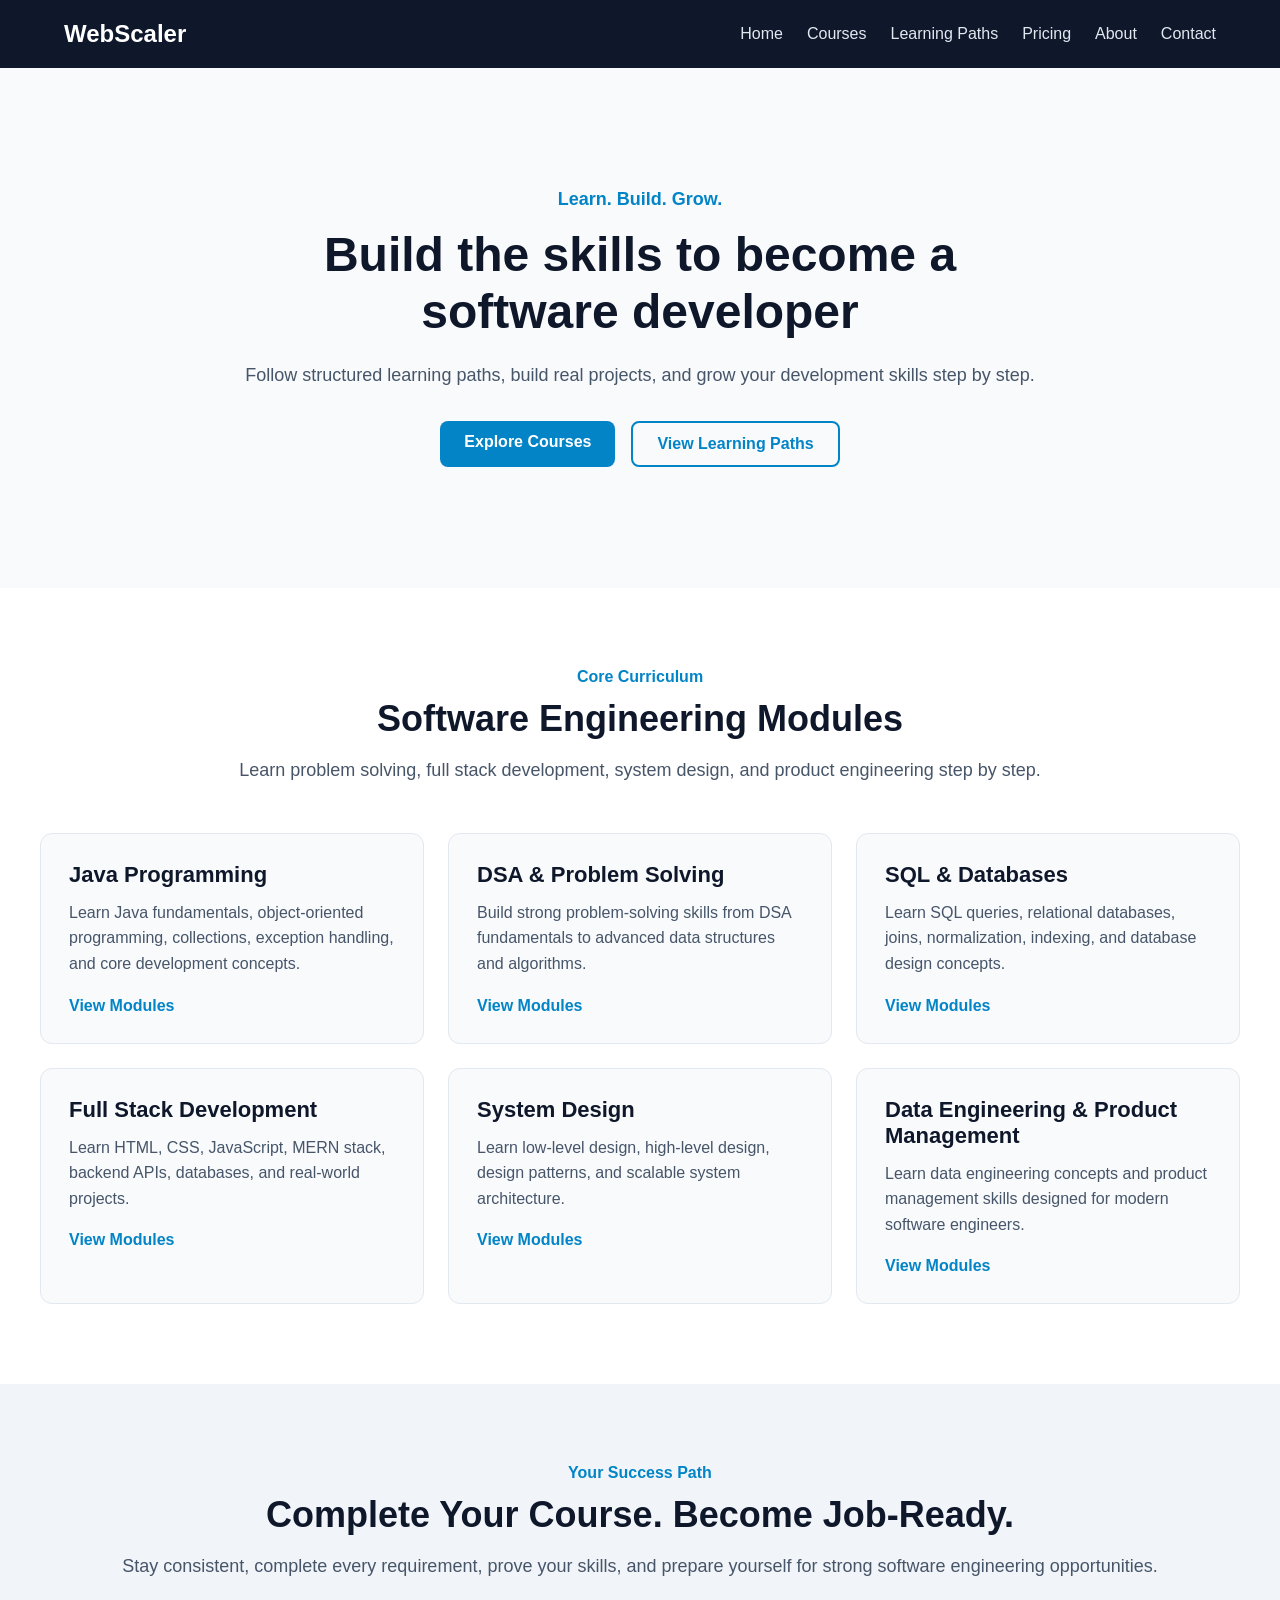
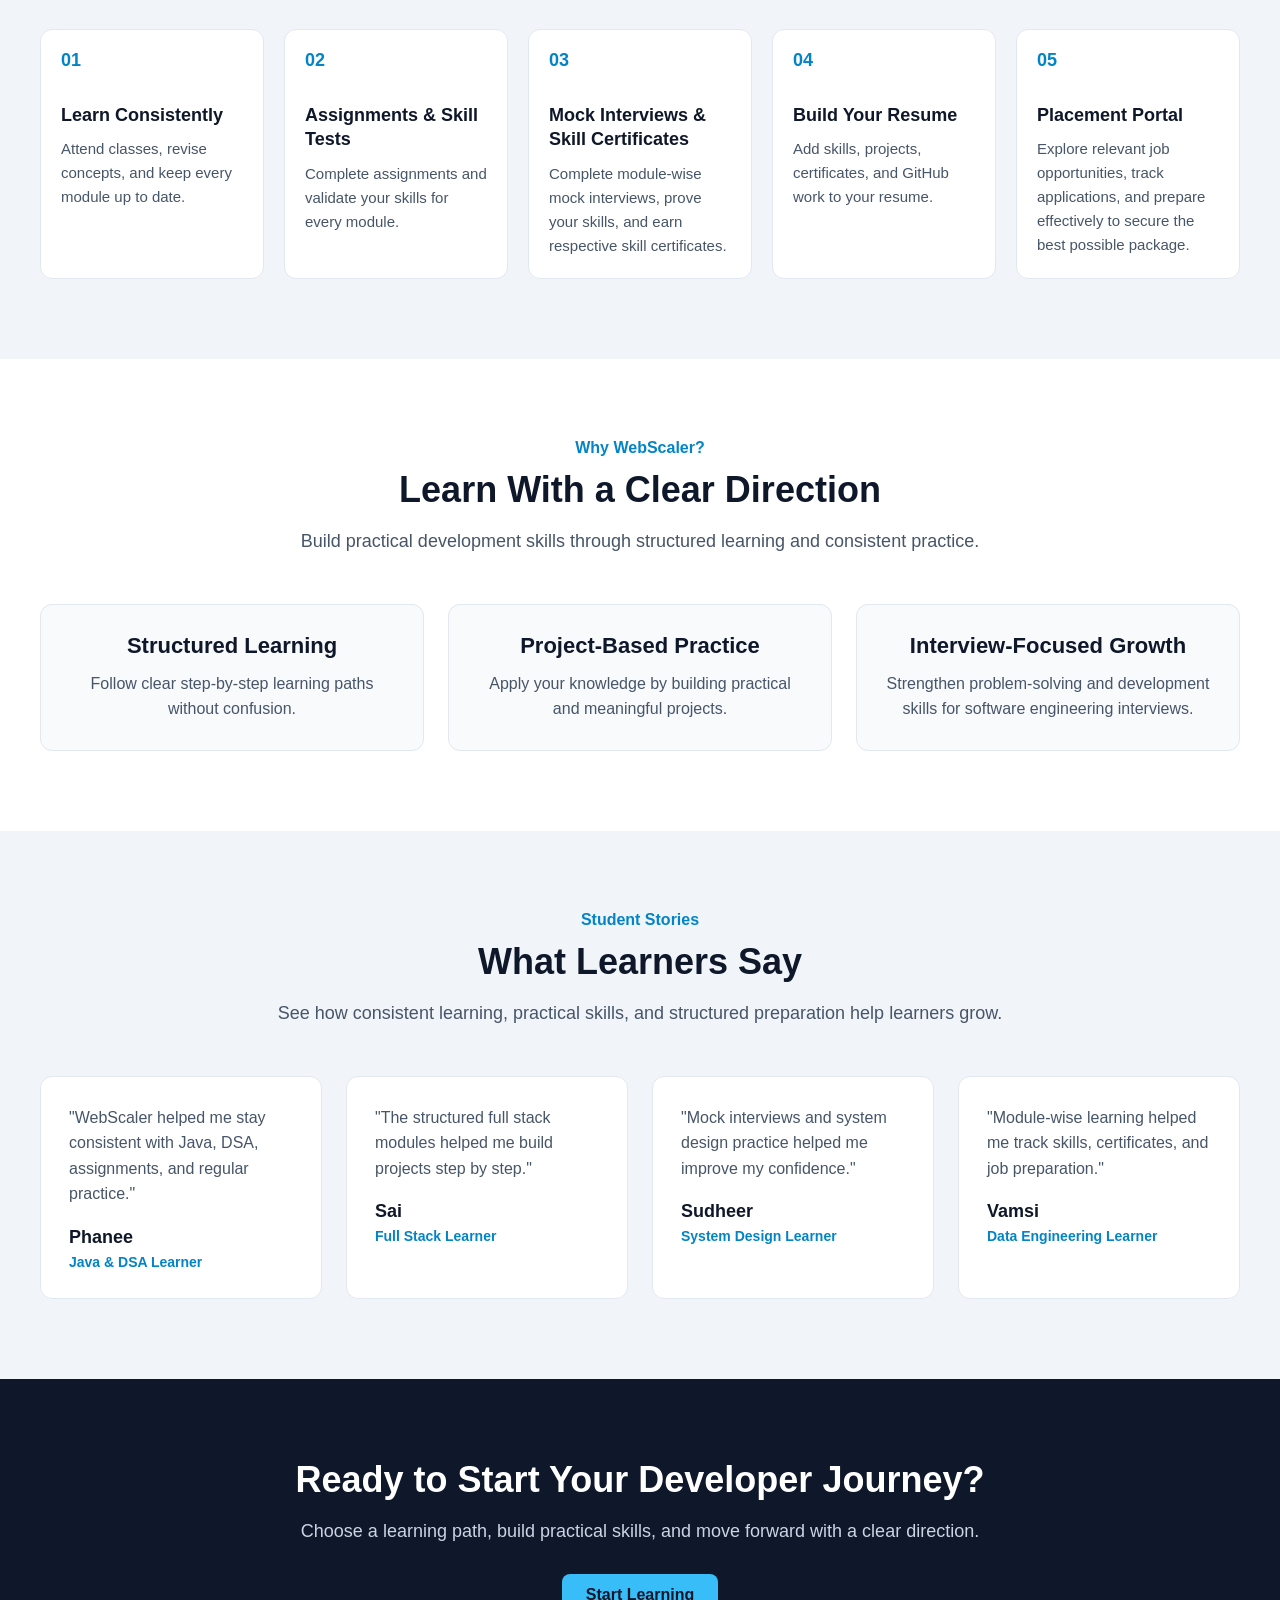
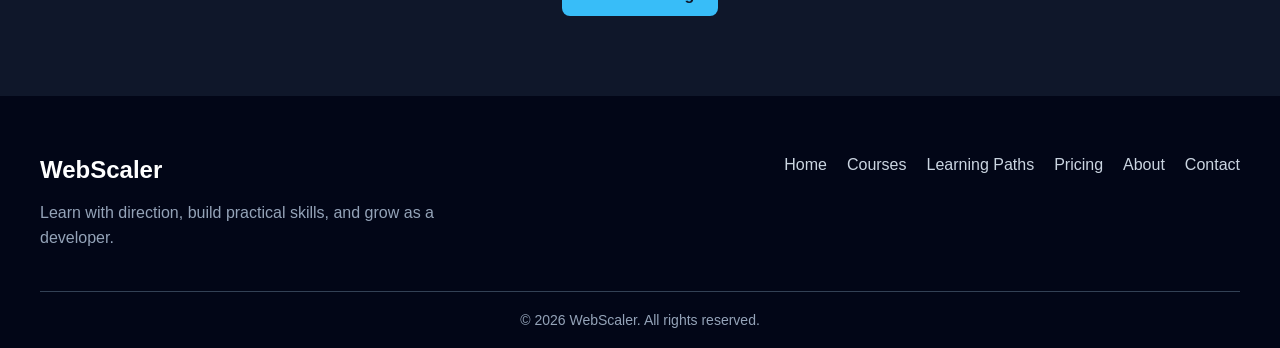
<file: index.html>
<!DOCTYPE html>
<html lang="en">
<head>
    <meta charset="UTF-8">
    <meta name="viewport" content="width=device-width, initial-scale=1.0">
    <title>WebScaler | Learn. Build. Grow.</title>
    <link rel="stylesheet" href="css/style.css">
    <link rel="stylesheet" href="css/responsive.css">
</head>
<body>

    <header>
    <nav class="navbar">
        <a href="index.html" class="logo">WebScaler</a>

        <div class="nav-links">
            <a href="index.html">Home</a>
            <a href="courses.html">Courses</a>
            <a href="paths.html">Learning Paths</a>
            <a href="pricing.html">Pricing</a>
            <a href="about.html">About</a>
            <a href="contact.html">Contact</a>
        </div>
    </nav>
    </header>

    <main>
        <section class="hero">
            <div class="hero-content">
                <p class="hero-label">Learn. Build. Grow.</p>
                <h1>Build the skills to become a software developer</h1>
                <p class="hero-description">
                    Follow structured learning paths, build real projects, and grow your development skills step by step. 
                </p>
                <div class="hero-buttons">
                    <a href="courses.html" class="btn btn-primary">
                        Explore Courses
                    </a>
                    <a href="paths.html" class="btn btn-secondary">
                        View Learning Paths
                    </a>
                </div>
            </div>
        </section>

        <section class="featured-courses">
            <div class="section-container">

                <div class="section-heading">
                    <p>Core Curriculum</p>
                    <h2>Software Engineering Modules</h2>
                    <p>
                        Learn problem solving, full stack development, system design, and product engineering step by step.
                    </p>
                </div>
                <div class="course-grid">

                    <article class="course-card">
                        <h3>Java Programming</h3>
                        <p>
                            Learn Java fundamentals, object-oriented programming, collections, exception handling, and core development concepts.
                        </p>
                        <a href="courses.html">View Modules</a>
                    </article>

                    <article class="course-card">
                        <h3>DSA & Problem Solving</h3>
                        <p>
                            Build strong problem-solving skills from DSA fundamentals to advanced data structures and algorithms.
                        </p>
                        <a href="courses.html">View Modules</a>
                    </article>

                    <article class="course-card">
                        <h3>SQL & Databases</h3>
                        <p>
                            Learn SQL queries, relational databases, joins, normalization, indexing, and database design concepts.
                        </p>
                        <a href="courses.html">View Modules</a>
                    </article>

                    <article class="course-card">
                        <h3>Full Stack Development</h3>
                        <p>
                            Learn HTML, CSS, JavaScript, MERN stack, backend APIs, databases, and real-world projects.
                        </p>
                        <a href="courses.html">View Modules</a>
                    </article>

                    <article class="course-card">
                        <h3>System Design</h3>
                        <p>
                            Learn low-level design, high-level design, design patterns, and scalable system architecture.
                        </p>
                        <a href="courses.html">View Modules</a>
                    </article>

                    <article class="course-card">
                        <h3>Data Engineering & Product Management</h3>
                        <p>
                            Learn data engineering concepts and product management skills designed for modern software engineers.
                        </p>
                        <a href="courses.html">View Modules</a>
                    </article>
                </div>

            </div>
        </section>

        <section class="learning-paths">
            <div class="section-container">
                
                <div class="section-heading">
                    <p>Your Success Path</p>
                    <h2>Complete Your Course. Become Job-Ready.</h2>
                    <p>
                        Stay consistent, complete every requirement, prove your skills, and prepare yourself for strong software engineering opportunities.
                    </p>
                </div>

                <div class="success-grid">

                    <article class="success-card">
                        <span class="path-number">01</span>
                            <h3>Learn Consistently</h3>
                            <p>
                                Attend classes, revise concepts, and keep every module up to date.
                            </p>
                    </article>

                    <article class="success-card">
                        <span class="path-number">02</span>
                            <h3>Assignments & Skill Tests</h3>
                            <p>
                                Complete assignments and validate your skills for every module.
                            </p>
                    </article>

                    <article class="success-card">
                        <span class="path-number">03</span>
                            <h3>Mock Interviews & Skill Certificates</h3>
                            <p>
                                Complete module-wise mock interviews, prove your skills, and earn respective skill certificates.
                            </p>
                    </article>

                    <article class="success-card">
                        <span class="path-number">04</span>
                            <h3>Build Your Resume</h3>
                            <p>
                                Add skills, projects, certificates, and GitHub work to your resume.
                            </p>
                    </article>

                    <article class="success-card">
                        <span class="path-number">05</span>
                            <h3>Placement Portal</h3>
                            <p>
                              Explore relevant job opportunities, track applications, and prepare effectively to secure the best possible package.
                            </p>
                    </article>
                </div>

            </div>
        </section>
        
        <section class="why-devpath">
            <div class="section-container">

                <div class="section-heading">
                    <p>Why WebScaler?</p>
                    <h2>Learn With a Clear Direction</h2>
                    <p>
                        Build practical development skills through structured learning and consistent practice.
                    </p>
                </div>

                <div class="feature-grid">

                    <article class="feature-card">
                        <h3>Structured Learning</h3>
                        <p>
                            Follow clear step-by-step learning paths without confusion.
                        </p>
                    </article>

                    <article class="feature-card">
                        <h3>Project-Based Practice</h3>
                        <p>
                            Apply your knowledge by building practical and meaningful projects.
                        </p>
                    </article>

                    <article class="feature-card">
                        <h3>Interview-Focused Growth</h3>
                        <p>
                            Strengthen problem-solving and development skills for software engineering interviews.
                        </p>
                    </article>

                </div>

             </div>
        </section>
        
        <section class="testimonials">
            <div class="section-container">

                <div class="section-heading">
                    <p>Student Stories</p>
                    <h2>What Learners Say</h2>
                    <p>
                        See how consistent learning, practical skills, and structured preparation help learners grow.
                    </p>
                </div>

                <div class="testimonial-grid">

                    <article class="testimonial-card">
                        <p class="testimonial-text">
                            "WebScaler helped me stay consistent with Java, DSA, assignments, and regular practice."
                        </p>
                        <h3>Phanee</h3>
                        <p class="student-role">Java & DSA Learner</p>
                    </article>

                    <article class="testimonial-card">
                        <p class="testimonial-text">
                            "The structured full stack modules helped me build projects step by step."
                        </p>
                        <h3>Sai</h3>
                        <p class="student-role">Full Stack Learner</p>
                    </article>

                    <article class="testimonial-card">
                        <p class="testimonial-text">
                            "Mock interviews and system design practice helped me improve my confidence."
                        </p>
                        <h3>Sudheer</h3>
                        <p class="student-role">System Design Learner</p>
                    </article>

                    <article class="testimonial-card">
                        <p class="testimonial-text">
                            "Module-wise learning helped me track skills, certificates, and job preparation."
                        </p>
                        <h3>Vamsi</h3>
                        <p class="student-role">Data Engineering Learner</p>
                    </article>
                </div>

            </div>
        </section>
 
        <section class="cta">
            <div class="cta-content">

                <h2>Ready to Start Your Developer Journey?</h2>

                <p>
                    Choose a learning path, build practical skills, and move forward with a clear direction.
                </p>

                <a href="courses.html" class="btn cta-btn">
                    Start Learning
                </a>

            </div>
        </section>
    </main>
    <footer>
        <div class="footer-container">

            <div class="footer-brand">
                <a href="index.html" class="footer-logo">
                    WebScaler
                </a>

                <p>
                    Learn with direction, build practical skills, and grow as a developer.
                </p>
            </div>

            <div class="footer-links">
                <a href="index.html">Home</a>
                <a href="courses.html">Courses</a>
                <a href="paths.html">Learning Paths</a>
                <a href="pricing.html">Pricing</a>
                <a href="about.html">About</a>
                <a href="contact.html">Contact</a>
            </div>

        </div>

        <div class="footer-bottom">
            <p>&copy; 2026 WebScaler. All rights reserved.</p>
        </div>
    </footer>
</body>
</html>
</file>
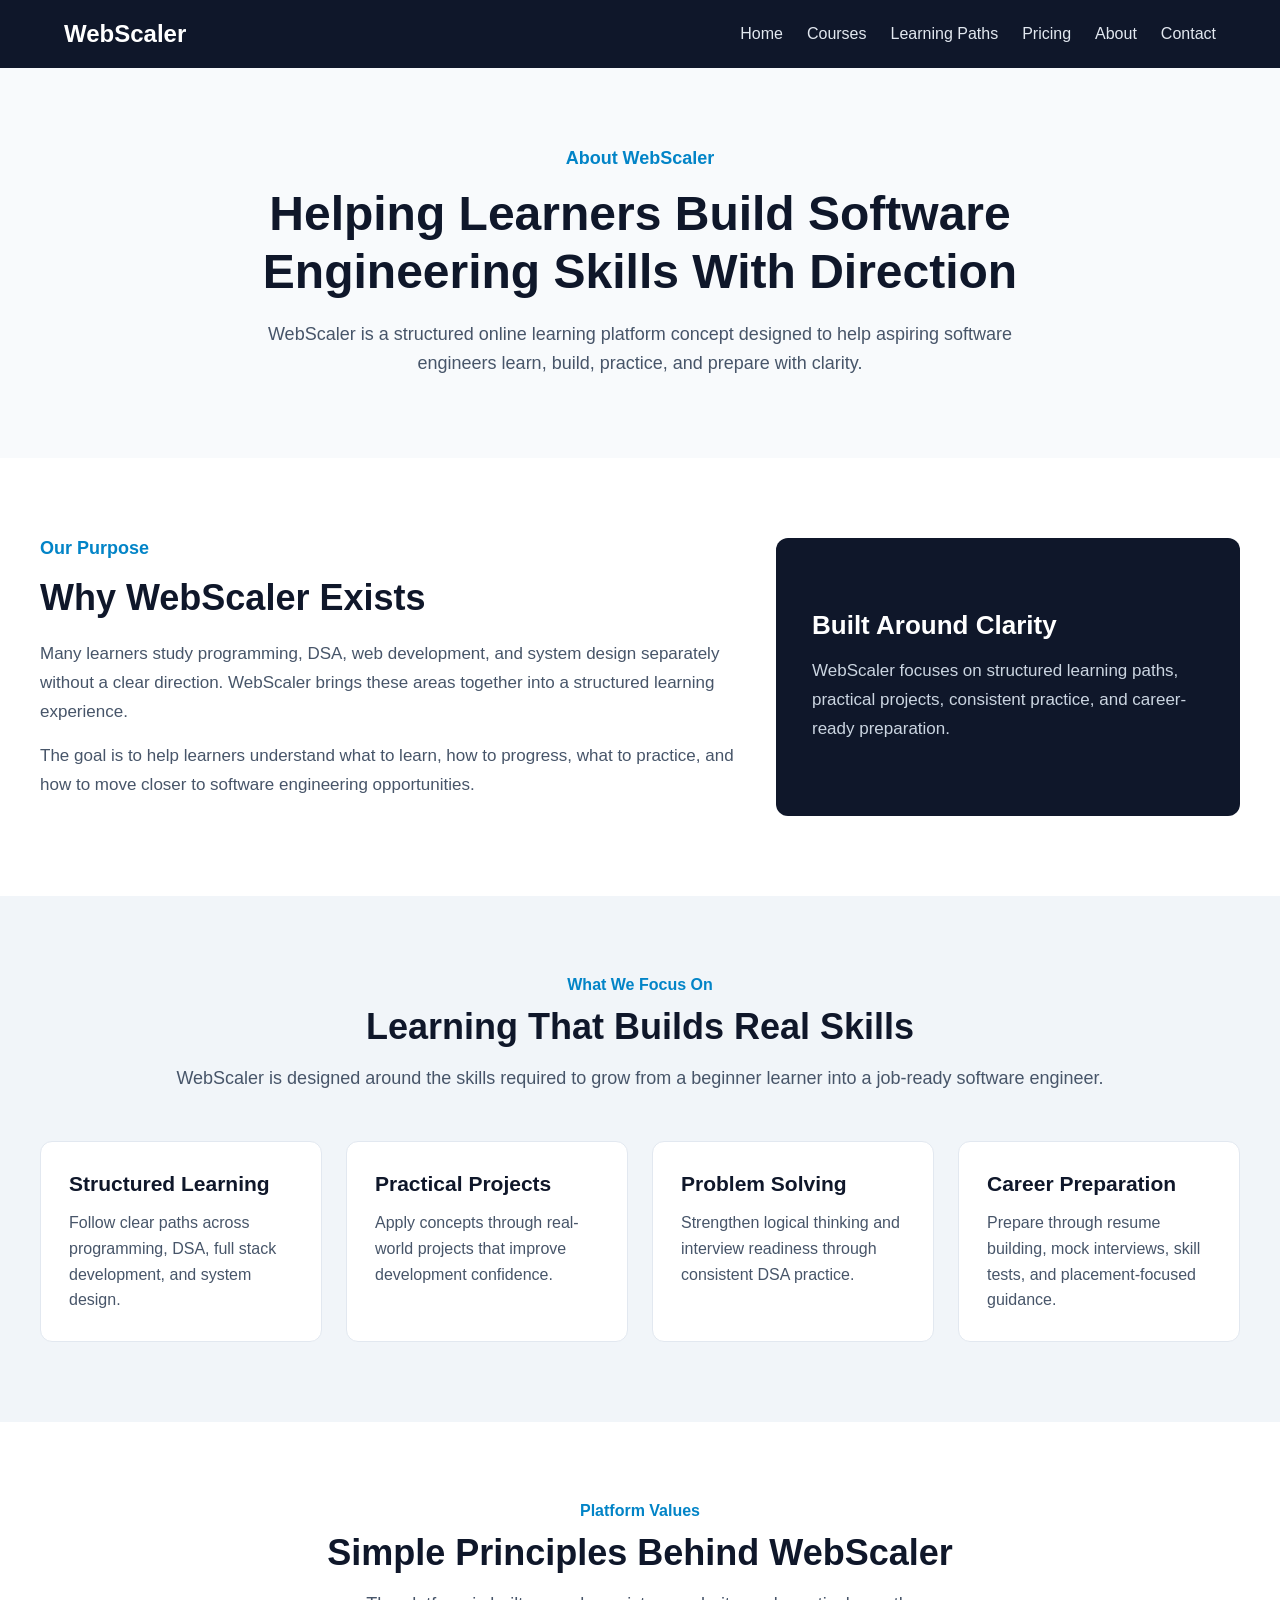
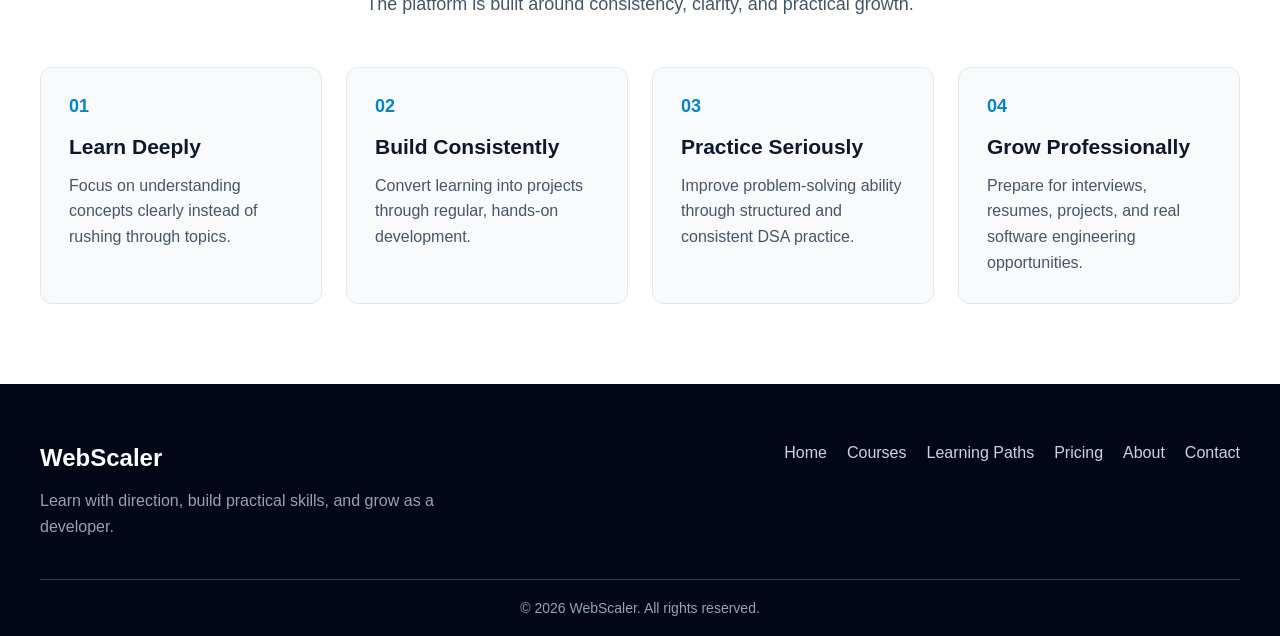
<file: about.html>
<!DOCTYPE html>
<html lang="en">

<head>
    <meta charset="UTF-8">
    <meta name="viewport" content="width=device-width, initial-scale=1.0">
    <title>About | WebScaler</title>

    <link rel="stylesheet" href="css/style.css">
    <link rel="stylesheet" href="css/responsive.css">
</head>

<body>

    <header>
    <nav class="navbar">
        <a href="index.html" class="logo">WebScaler</a>

        <div class="nav-links">
            <a href="index.html">Home</a>
            <a href="courses.html">Courses</a>
            <a href="paths.html">Learning Paths</a>
            <a href="pricing.html">Pricing</a>
            <a href="about.html">About</a>
            <a href="contact.html">Contact</a>
        </div>
    </nav>
    </header>

    <main>

        <section class="about-hero">
            <div class="about-hero-content">
                <p class="hero-label">About WebScaler</p>

                <h1>Helping Learners Build Software Engineering Skills With Direction</h1>

                <p class="about-hero-description">
                    WebScaler is a structured online learning platform concept
                    designed to help aspiring software engineers learn, build,
                    practice, and prepare with clarity.
                </p>
            </div>
        </section>

        <section class="about-section">
            <div class="section-container">

                <div class="about-grid">

                    <div class="about-content">
                        <p class="hero-label">Our Purpose</p>

                        <h2>Why WebScaler Exists</h2>

                        <p>
                            Many learners study programming, DSA, web development,
                            and system design separately without a clear direction.
                            WebScaler brings these areas together into a structured
                            learning experience.
                        </p>

                        <p>
                            The goal is to help learners understand what to learn,
                            how to progress, what to practice, and how to move
                            closer to software engineering opportunities.
                        </p>
                    </div>

                    <div class="about-highlight">
                        <h3>Built Around Clarity</h3>

                        <p>
                            WebScaler focuses on structured learning paths,
                            practical projects, consistent practice, and
                            career-ready preparation.
                        </p>
                    </div>

                </div>

            </div>
        </section>

        <section class="mission-section">
            <div class="section-container">

                <div class="section-heading">
                    <p>What We Focus On</p>
                    <h2>Learning That Builds Real Skills</h2>
                    <p>
                        WebScaler is designed around the skills required to grow
                        from a beginner learner into a job-ready software engineer.
                    </p>
                </div>

                <div class="mission-grid">

                    <article class="mission-card">
                        <h3>Structured Learning</h3>
                        <p>
                            Follow clear paths across programming, DSA,
                            full stack development, and system design.
                        </p>
                    </article>

                    <article class="mission-card">
                        <h3>Practical Projects</h3>
                        <p>
                            Apply concepts through real-world projects that
                            improve development confidence.
                        </p>
                    </article>

                    <article class="mission-card">
                        <h3>Problem Solving</h3>
                        <p>
                            Strengthen logical thinking and interview readiness
                            through consistent DSA practice.
                        </p>
                    </article>

                    <article class="mission-card">
                        <h3>Career Preparation</h3>
                        <p>
                            Prepare through resume building, mock interviews,
                            skill tests, and placement-focused guidance.
                        </p>
                    </article>

                </div>

            </div>
        </section>

        <section class="values-section">
            <div class="section-container">

                <div class="section-heading">
                    <p>Platform Values</p>
                    <h2>Simple Principles Behind WebScaler</h2>
                    <p>
                        The platform is built around consistency, clarity,
                        and practical growth.
                    </p>
                </div>

                <div class="values-grid">

                    <article class="value-card">
                        <span>01</span>
                        <h3>Learn Deeply</h3>
                        <p>
                            Focus on understanding concepts clearly instead of
                            rushing through topics.
                        </p>
                    </article>

                    <article class="value-card">
                        <span>02</span>
                        <h3>Build Consistently</h3>
                        <p>
                            Convert learning into projects through regular,
                            hands-on development.
                        </p>
                    </article>

                    <article class="value-card">
                        <span>03</span>
                        <h3>Practice Seriously</h3>
                        <p>
                            Improve problem-solving ability through structured
                            and consistent DSA practice.
                        </p>
                    </article>

                    <article class="value-card">
                        <span>04</span>
                        <h3>Grow Professionally</h3>
                        <p>
                            Prepare for interviews, resumes, projects, and
                            real software engineering opportunities.
                        </p>
                    </article>

                </div>

            </div>
        </section>

    </main>

    <footer>
        <div class="footer-container">

            <div class="footer-brand">
                <a href="index.html" class="footer-logo">WebScaler</a>

                <p>
                    Learn with direction, build practical skills,
                    and grow as a developer.
                </p>
            </div>

            <div class="footer-links">
                <a href="index.html">Home</a>
                <a href="courses.html">Courses</a>
                <a href="paths.html">Learning Paths</a>
                <a href="pricing.html">Pricing</a>
                <a href="about.html">About</a>
                <a href="contact.html">Contact</a>
            </div>

        </div>

        <div class="footer-bottom">
            <p>&copy; 2026 WebScaler. All rights reserved.</p>
        </div>
    </footer>

</body>

</html>
</file>
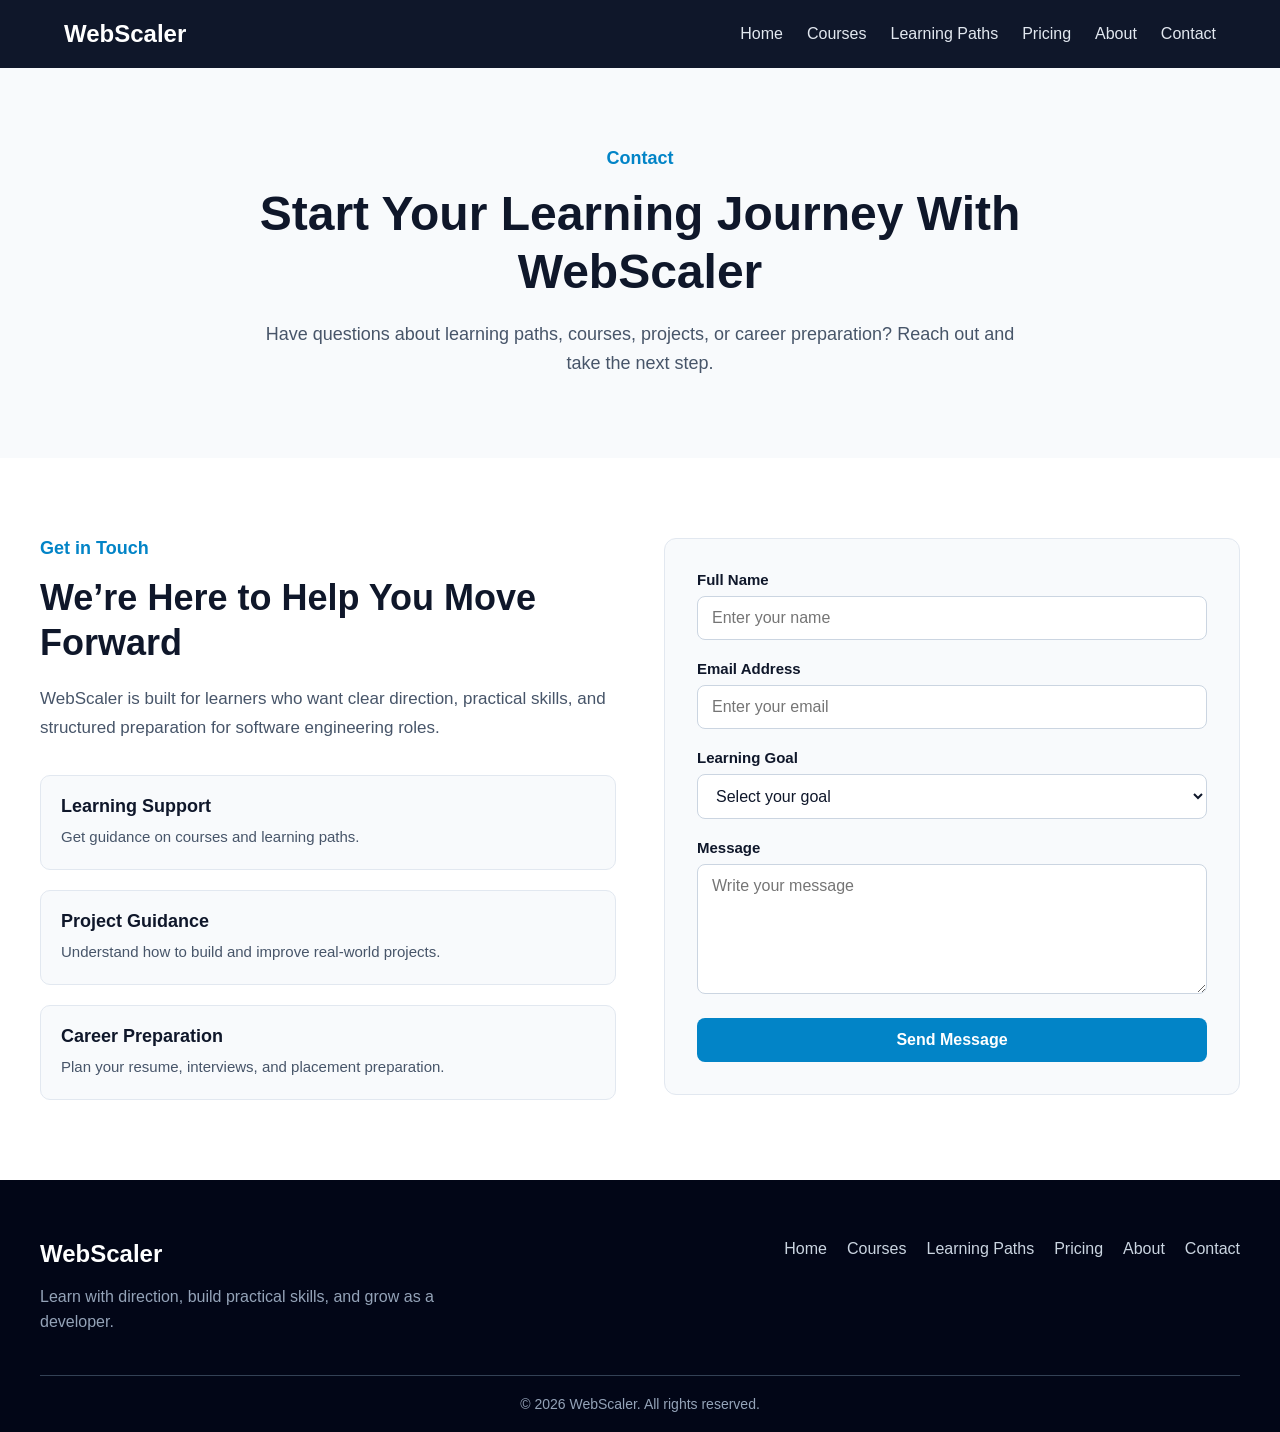
<file: contact.html>
<!DOCTYPE html>
<html lang="en">

<head>
    <meta charset="UTF-8">
    <meta name="viewport" content="width=device-width, initial-scale=1.0">
    <title>Contact | WebScaler</title>

    <link rel="stylesheet" href="css/style.css">
    <link rel="stylesheet" href="css/responsive.css">
</head>

<body>

    <header>
    <nav class="navbar">
        <a href="index.html" class="logo">WebScaler</a>

        <div class="nav-links">
            <a href="index.html">Home</a>
            <a href="courses.html">Courses</a>
            <a href="paths.html">Learning Paths</a>
            <a href="pricing.html">Pricing</a>
            <a href="about.html">About</a>
            <a href="contact.html">Contact</a>
        </div>
    </nav>
    </header>

    <main>

        <section class="contact-hero">
            <div class="contact-hero-content">
                <p class="hero-label">Contact</p>

                <h1>Start Your Learning Journey With WebScaler</h1>

                <p class="contact-hero-description">
                    Have questions about learning paths, courses, projects,
                    or career preparation? Reach out and take the next step.
                </p>
            </div>
        </section>

        <section class="contact-section">
            <div class="section-container">

                <div class="contact-grid">

                    <div class="contact-info">
                        <p class="hero-label">Get in Touch</p>

                        <h2>We’re Here to Help You Move Forward</h2>

                        <p>
                            WebScaler is built for learners who want clear
                            direction, practical skills, and structured
                            preparation for software engineering roles.
                        </p>

                        <div class="contact-points">
                            <div>
                                <h3>Learning Support</h3>
                                <p>Get guidance on courses and learning paths.</p>
                            </div>

                            <div>
                                <h3>Project Guidance</h3>
                                <p>Understand how to build and improve real-world projects.</p>
                            </div>

                            <div>
                                <h3>Career Preparation</h3>
                                <p>Plan your resume, interviews, and placement preparation.</p>
                            </div>
                        </div>
                    </div>

                    <form class="contact-form">

                        <div class="form-group">
                            <label for="name">Full Name</label>
                            <input type="text" id="name" name="name" placeholder="Enter your name">
                        </div>

                        <div class="form-group">
                            <label for="email">Email Address</label>
                            <input type="email" id="email" name="email" placeholder="Enter your email">
                        </div>

                        <div class="form-group">
                            <label for="goal">Learning Goal</label>
                            <select id="goal" name="goal">
                                <option value="">Select your goal</option>
                                <option value="java-dsa">Java & DSA</option>
                                <option value="full-stack">Full Stack Development</option>
                                <option value="system-design">System Design</option>
                                <option value="career-prep">Career Preparation</option>
                            </select>
                        </div>

                        <div class="form-group">
                            <label for="message">Message</label>
                            <textarea id="message" name="message" rows="5" placeholder="Write your message"></textarea>
                        </div>

                        <button type="submit" class="form-btn">
                            Send Message
                        </button>

                    </form>

                </div>

            </div>
        </section>

    </main>

    <footer>
        <div class="footer-container">

            <div class="footer-brand">
                <a href="index.html" class="footer-logo">WebScaler</a>

                <p>
                    Learn with direction, build practical skills,
                    and grow as a developer.
                </p>
            </div>

            <div class="footer-links">
                <a href="index.html">Home</a>
                <a href="courses.html">Courses</a>
                <a href="paths.html">Learning Paths</a>
                <a href="pricing.html">Pricing</a>
                <a href="about.html">About</a>
                <a href="contact.html">Contact</a>
            </div>

        </div>

        <div class="footer-bottom">
            <p>&copy; 2026 WebScaler. All rights reserved.</p>
        </div>
    </footer>

</body>

</html>
</file>
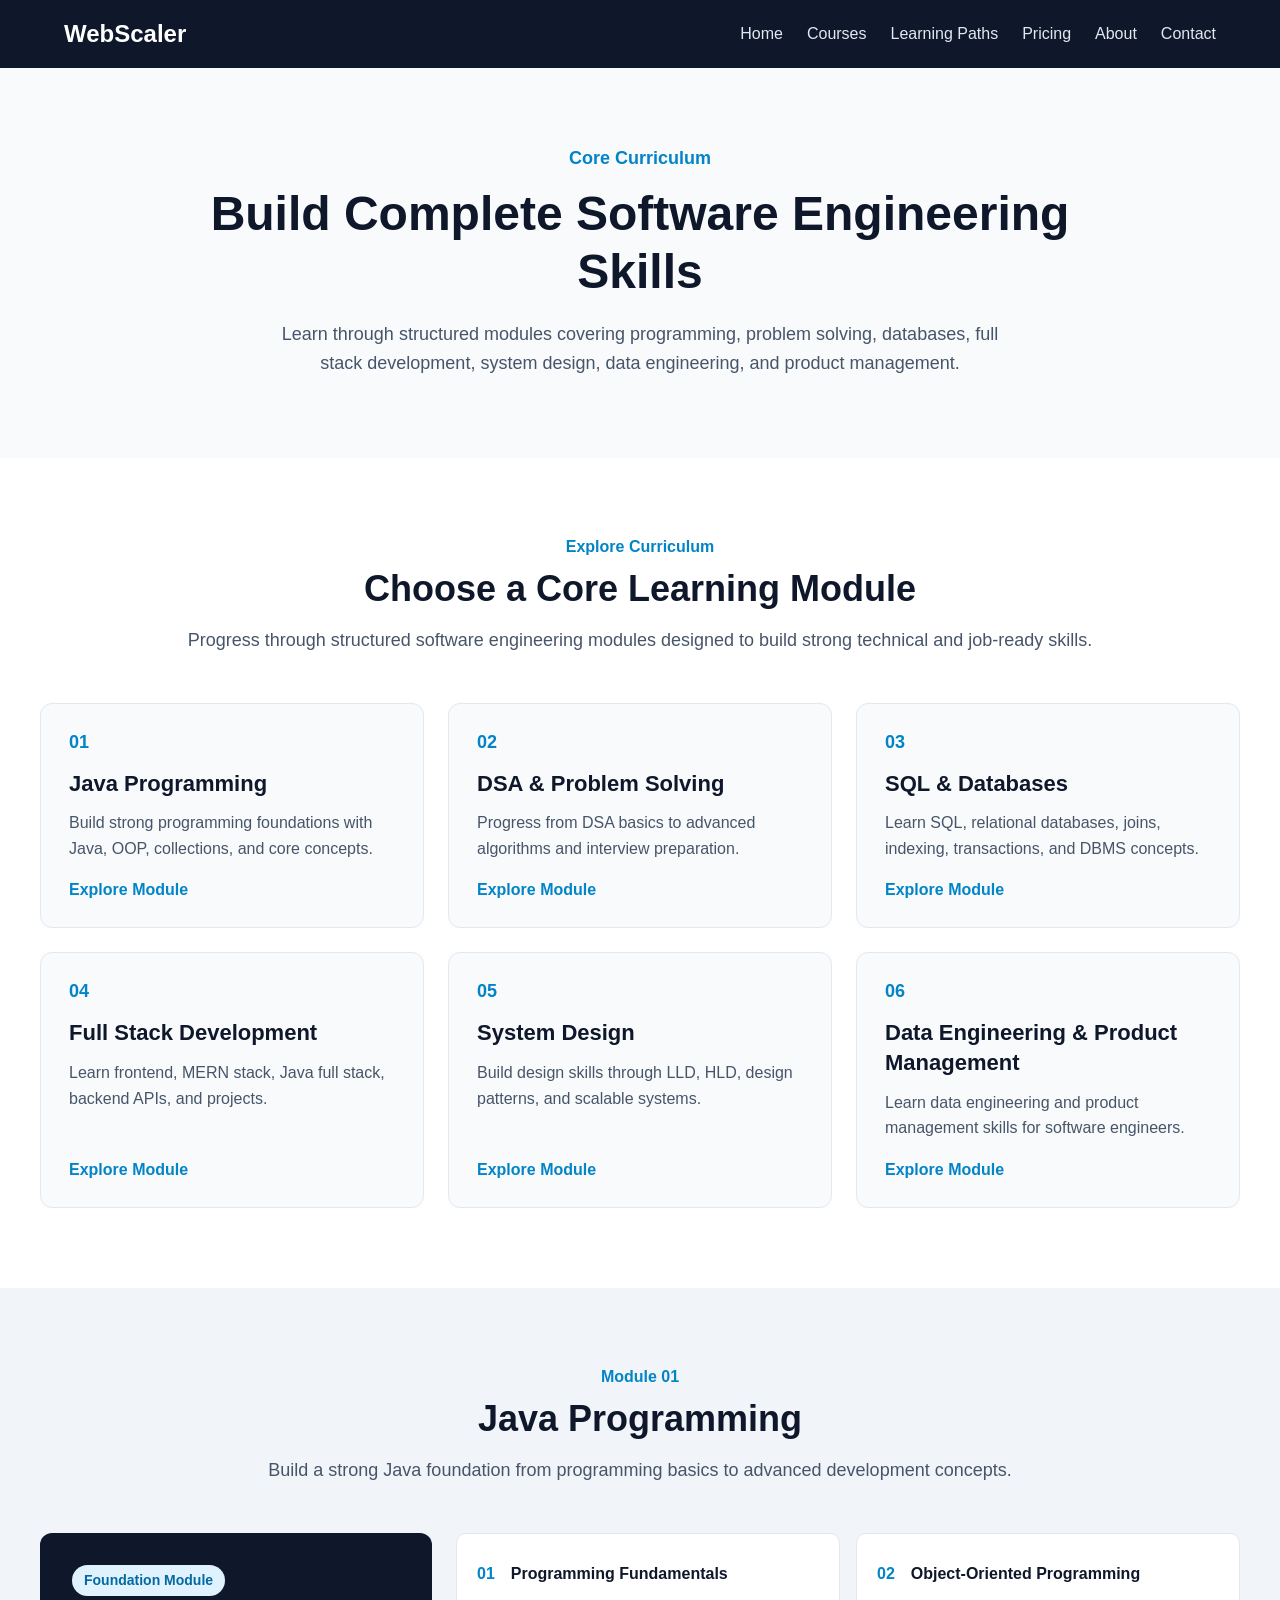
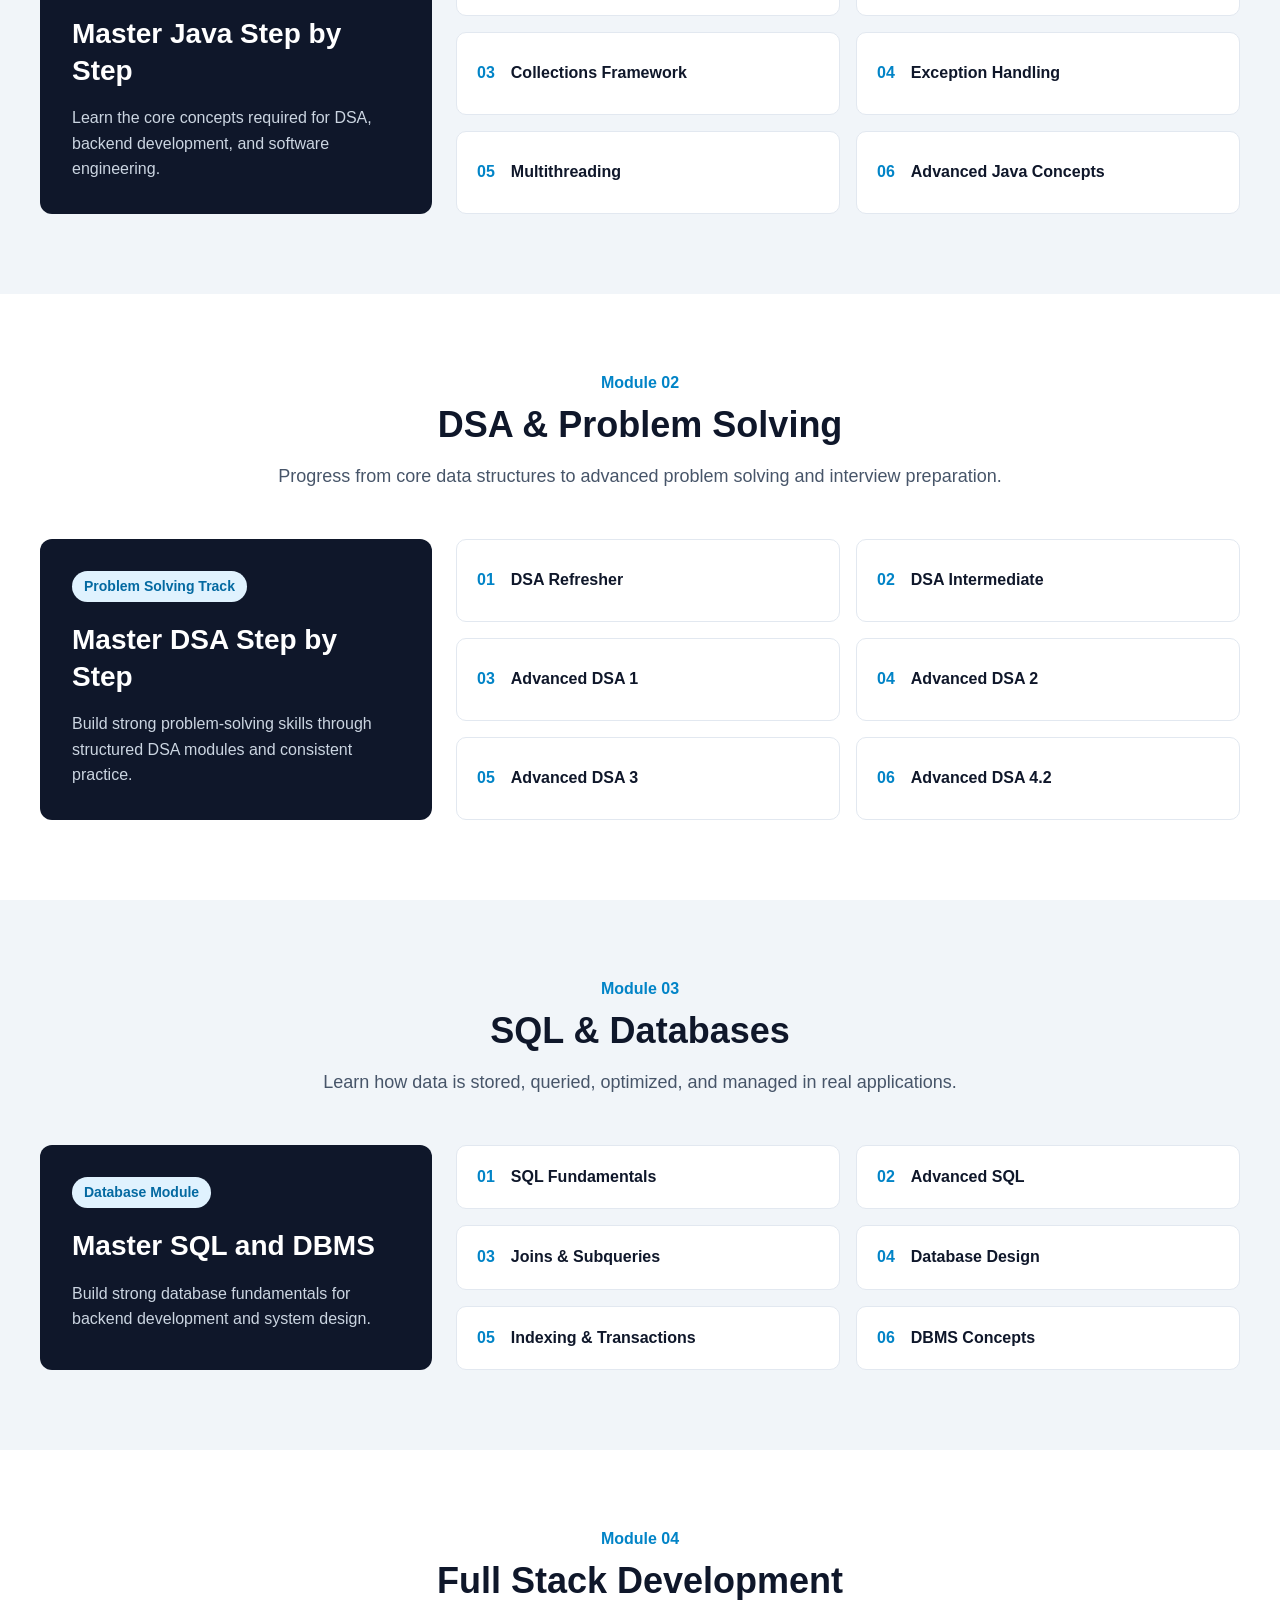
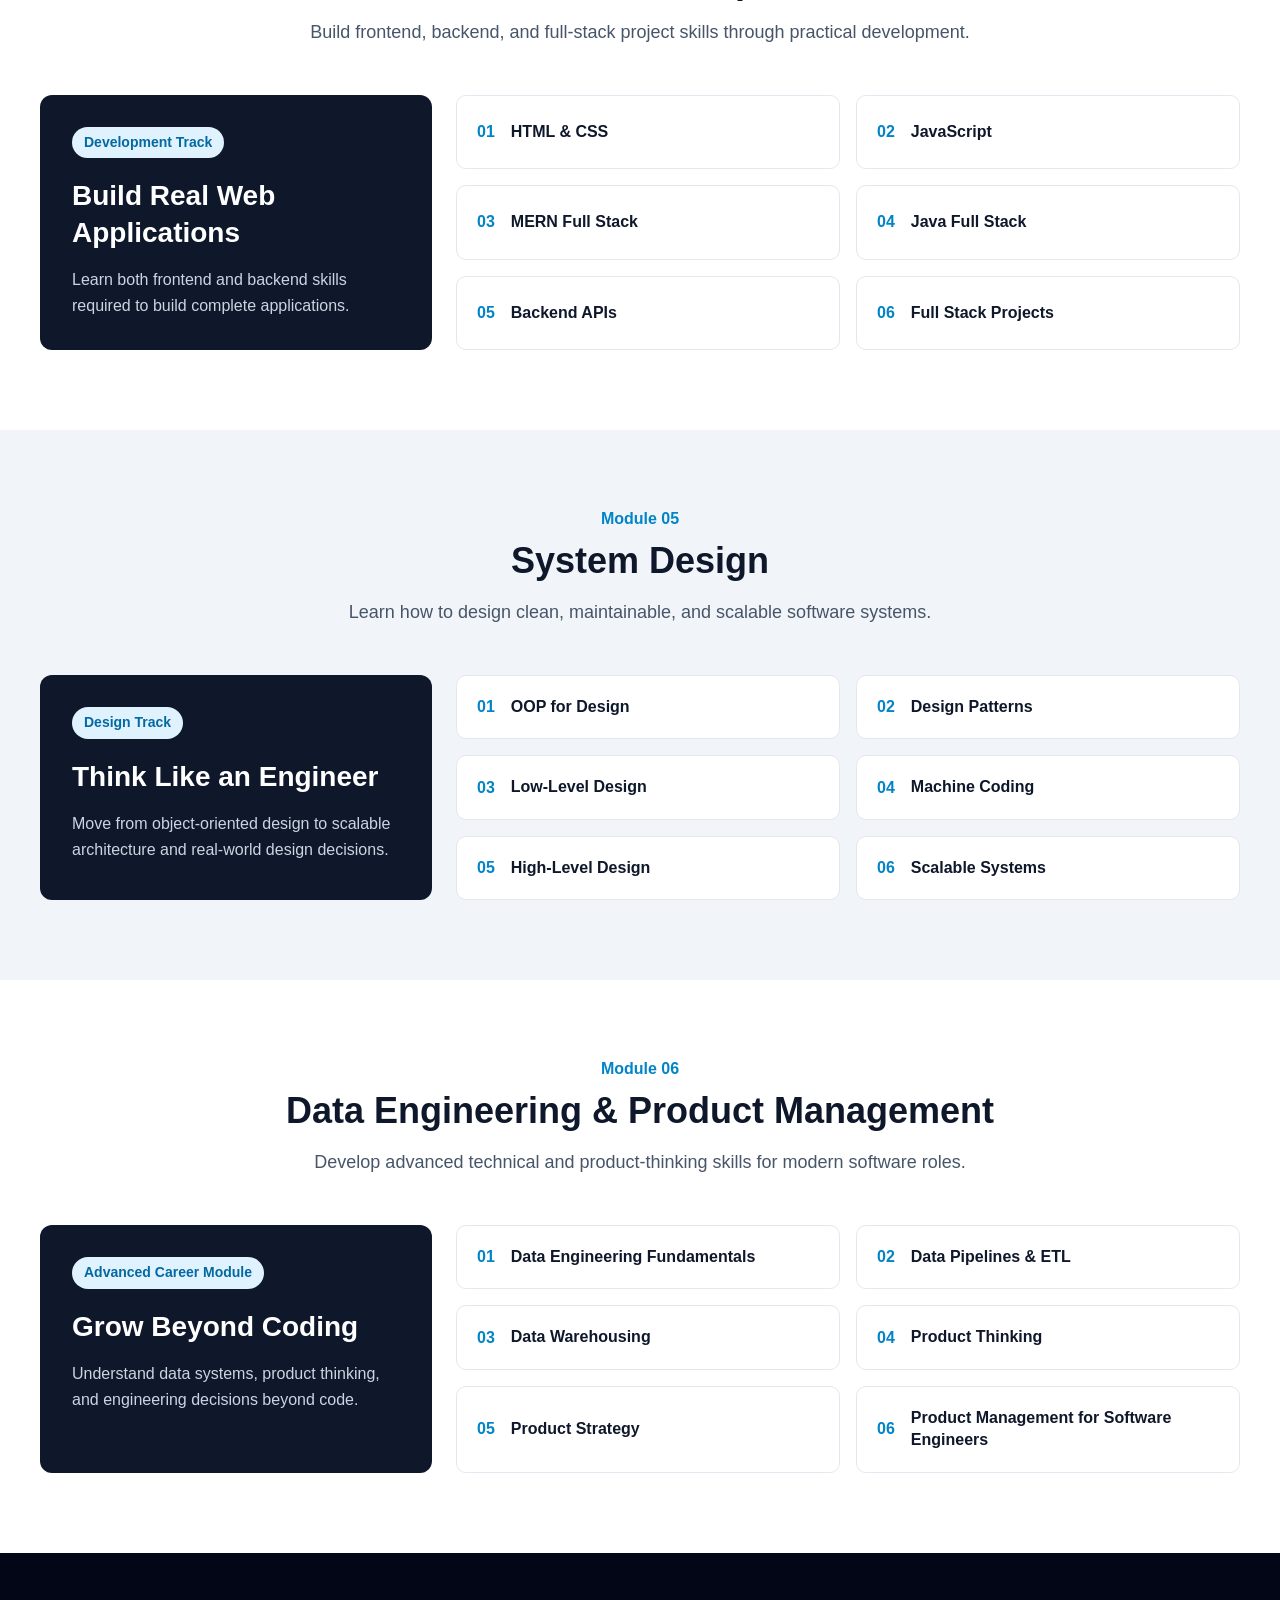
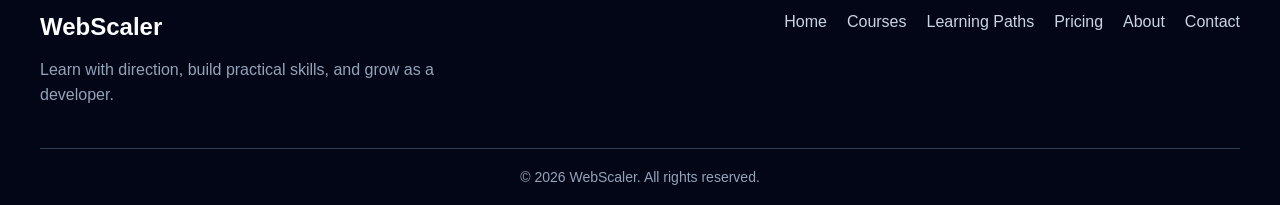
<file: courses.html>
<!DOCTYPE html>
<html lang="en">

<head>
    <meta charset="UTF-8">
    <meta name="viewport" content="width=device-width, initial-scale=1.0">
    <title>Courses | WebScaler</title>
    <link rel="stylesheet" href="css/style.css">
    <link rel="stylesheet" href="css/responsive.css">
</head>

<body>

    <header>
    <nav class="navbar">
        <a href="index.html" class="logo">WebScaler</a>

        <div class="nav-links">
            <a href="index.html">Home</a>
            <a href="courses.html">Courses</a>
            <a href="paths.html">Learning Paths</a>
            <a href="pricing.html">Pricing</a>
            <a href="about.html">About</a>
            <a href="contact.html">Contact</a>
        </div>
    </nav>
    </header>

    <main>

        <section class="courses-hero">
            <div class="courses-hero-content">
                <p class="hero-label">Core Curriculum</p>
                <h1>Build Complete Software Engineering Skills</h1>
                <p class="courses-hero-description">
                    Learn through structured modules covering programming,
                    problem solving, databases, full stack development,
                    system design, data engineering, and product management.
                </p>
            </div>
        </section>

        <section class="curriculum-overview">
            <div class="section-container">

                <div class="section-heading">
                    <p>Explore Curriculum</p>
                    <h2>Choose a Core Learning Module</h2>
                    <p>
                        Progress through structured software engineering modules
                        designed to build strong technical and job-ready skills.
                    </p>
                </div>

                <div class="curriculum-grid">

                    <article class="curriculum-card">
                        <span class="module-number">01</span>
                        <h3>Java Programming</h3>
                        <p>Build strong programming foundations with Java, OOP, collections, and core concepts.</p>
                        <a href="#java-module">Explore Module</a>
                    </article>

                    <article class="curriculum-card">
                        <span class="module-number">02</span>
                        <h3>DSA & Problem Solving</h3>
                        <p>Progress from DSA basics to advanced algorithms and interview preparation.</p>
                        <a href="#dsa-module">Explore Module</a>
                    </article>

                    <article class="curriculum-card">
                        <span class="module-number">03</span>
                        <h3>SQL & Databases</h3>
                        <p>Learn SQL, relational databases, joins, indexing, transactions, and DBMS concepts.</p>
                        <a href="#sql-module">Explore Module</a>
                    </article>

                    <article class="curriculum-card">
                        <span class="module-number">04</span>
                        <h3>Full Stack Development</h3>
                        <p>Learn frontend, MERN stack, Java full stack, backend APIs, and projects.</p>
                        <a href="#fullstack-module">Explore Module</a>
                    </article>

                    <article class="curriculum-card">
                        <span class="module-number">05</span>
                        <h3>System Design</h3>
                        <p>Build design skills through LLD, HLD, design patterns, and scalable systems.</p>
                        <a href="#system-design-module">Explore Module</a>
                    </article>

                    <article class="curriculum-card">
                        <span class="module-number">06</span>
                        <h3>Data Engineering & Product Management</h3>
                        <p>Learn data engineering and product management skills for software engineers.</p>
                        <a href="#data-product-module">Explore Module</a>
                    </article>

                </div>
            </div>
        </section>

        <section class="module-details" id="java-module">
            <div class="section-container">
                <div class="section-heading">
                    <p>Module 01</p>
                    <h2>Java Programming</h2>
                    <p>Build a strong Java foundation from programming basics to advanced development concepts.</p>
                </div>

                <div class="module-content">
                    <div class="module-info">
                        <span class="module-badge">Foundation Module</span>
                        <h3>Master Java Step by Step</h3>
                        <p>Learn the core concepts required for DSA, backend development, and software engineering.</p>
                    </div>

                    <div class="module-topics">
                        <div class="topic-item"><span>01</span><p>Programming Fundamentals</p></div>
                        <div class="topic-item"><span>02</span><p>Object-Oriented Programming</p></div>
                        <div class="topic-item"><span>03</span><p>Collections Framework</p></div>
                        <div class="topic-item"><span>04</span><p>Exception Handling</p></div>
                        <div class="topic-item"><span>05</span><p>Multithreading</p></div>
                        <div class="topic-item"><span>06</span><p>Advanced Java Concepts</p></div>
                    </div>
                </div>
            </div>
        </section>

        <section class="module-details" id="dsa-module">
            <div class="section-container">
                <div class="section-heading">
                    <p>Module 02</p>
                    <h2>DSA & Problem Solving</h2>
                    <p>Progress from core data structures to advanced problem solving and interview preparation.</p>
                </div>

                <div class="module-content">
                    <div class="module-info">
                        <span class="module-badge">Problem Solving Track</span>
                        <h3>Master DSA Step by Step</h3>
                        <p>Build strong problem-solving skills through structured DSA modules and consistent practice.</p>
                    </div>

                    <div class="module-topics">
                        <div class="topic-item"><span>01</span><p>DSA Refresher</p></div>
                        <div class="topic-item"><span>02</span><p>DSA Intermediate</p></div>
                        <div class="topic-item"><span>03</span><p>Advanced DSA 1</p></div>
                        <div class="topic-item"><span>04</span><p>Advanced DSA 2</p></div>
                        <div class="topic-item"><span>05</span><p>Advanced DSA 3</p></div>
                        <div class="topic-item"><span>06</span><p>Advanced DSA 4.2</p></div>
                    </div>
                </div>
            </div>
        </section>

        <section class="module-details" id="sql-module">
            <div class="section-container">
                <div class="section-heading">
                    <p>Module 03</p>
                    <h2>SQL & Databases</h2>
                    <p>Learn how data is stored, queried, optimized, and managed in real applications.</p>
                </div>

                <div class="module-content">
                    <div class="module-info">
                        <span class="module-badge">Database Module</span>
                        <h3>Master SQL and DBMS</h3>
                        <p>Build strong database fundamentals for backend development and system design.</p>
                    </div>

                    <div class="module-topics">
                        <div class="topic-item"><span>01</span><p>SQL Fundamentals</p></div>
                        <div class="topic-item"><span>02</span><p>Advanced SQL</p></div>
                        <div class="topic-item"><span>03</span><p>Joins & Subqueries</p></div>
                        <div class="topic-item"><span>04</span><p>Database Design</p></div>
                        <div class="topic-item"><span>05</span><p>Indexing & Transactions</p></div>
                        <div class="topic-item"><span>06</span><p>DBMS Concepts</p></div>
                    </div>
                </div>
            </div>
        </section>

        <section class="module-details" id="fullstack-module">
            <div class="section-container">
                <div class="section-heading">
                    <p>Module 04</p>
                    <h2>Full Stack Development</h2>
                    <p>Build frontend, backend, and full-stack project skills through practical development.</p>
                </div>

                <div class="module-content">
                    <div class="module-info">
                        <span class="module-badge">Development Track</span>
                        <h3>Build Real Web Applications</h3>
                        <p>Learn both frontend and backend skills required to build complete applications.</p>
                    </div>

                    <div class="module-topics">
                        <div class="topic-item"><span>01</span><p>HTML & CSS</p></div>
                        <div class="topic-item"><span>02</span><p>JavaScript</p></div>
                        <div class="topic-item"><span>03</span><p>MERN Full Stack</p></div>
                        <div class="topic-item"><span>04</span><p>Java Full Stack</p></div>
                        <div class="topic-item"><span>05</span><p>Backend APIs</p></div>
                        <div class="topic-item"><span>06</span><p>Full Stack Projects</p></div>
                    </div>
                </div>
            </div>
        </section>

        <section class="module-details" id="system-design-module">
            <div class="section-container">
                <div class="section-heading">
                    <p>Module 05</p>
                    <h2>System Design</h2>
                    <p>Learn how to design clean, maintainable, and scalable software systems.</p>
                </div>

                <div class="module-content">
                    <div class="module-info">
                        <span class="module-badge">Design Track</span>
                        <h3>Think Like an Engineer</h3>
                        <p>Move from object-oriented design to scalable architecture and real-world design decisions.</p>
                    </div>

                    <div class="module-topics">
                        <div class="topic-item"><span>01</span><p>OOP for Design</p></div>
                        <div class="topic-item"><span>02</span><p>Design Patterns</p></div>
                        <div class="topic-item"><span>03</span><p>Low-Level Design</p></div>
                        <div class="topic-item"><span>04</span><p>Machine Coding</p></div>
                        <div class="topic-item"><span>05</span><p>High-Level Design</p></div>
                        <div class="topic-item"><span>06</span><p>Scalable Systems</p></div>
                    </div>
                </div>
            </div>
        </section>

        <section class="module-details" id="data-product-module">
            <div class="section-container">
                <div class="section-heading">
                    <p>Module 06</p>
                    <h2>Data Engineering & Product Management</h2>
                    <p>Develop advanced technical and product-thinking skills for modern software roles.</p>
                </div>

                <div class="module-content">
                    <div class="module-info">
                        <span class="module-badge">Advanced Career Module</span>
                        <h3>Grow Beyond Coding</h3>
                        <p>Understand data systems, product thinking, and engineering decisions beyond code.</p>
                    </div>

                    <div class="module-topics">
                        <div class="topic-item"><span>01</span><p>Data Engineering Fundamentals</p></div>
                        <div class="topic-item"><span>02</span><p>Data Pipelines & ETL</p></div>
                        <div class="topic-item"><span>03</span><p>Data Warehousing</p></div>
                        <div class="topic-item"><span>04</span><p>Product Thinking</p></div>
                        <div class="topic-item"><span>05</span><p>Product Strategy</p></div>
                        <div class="topic-item"><span>06</span><p>Product Management for Software Engineers</p></div>
                    </div>
                </div>
            </div>
        </section>

    </main>
<footer>
    <div class="footer-container">
        <div class="footer-brand">
            <a href="index.html" class="footer-logo">WebScaler</a>
            <p>
                Learn with direction, build practical skills, and grow as a developer.
            </p>
        </div>

        <div class="footer-links">
            <a href="index.html">Home</a>
            <a href="courses.html">Courses</a>
            <a href="paths.html">Learning Paths</a>
            <a href="pricing.html">Pricing</a>
            <a href="about.html">About</a>
            <a href="contact.html">Contact</a>
        </div>
    </div>

    <div class="footer-bottom">
        <p>&copy; 2026 WebScaler. All rights reserved.</p>
    </div>
</footer>

</body>

</html>
</file>
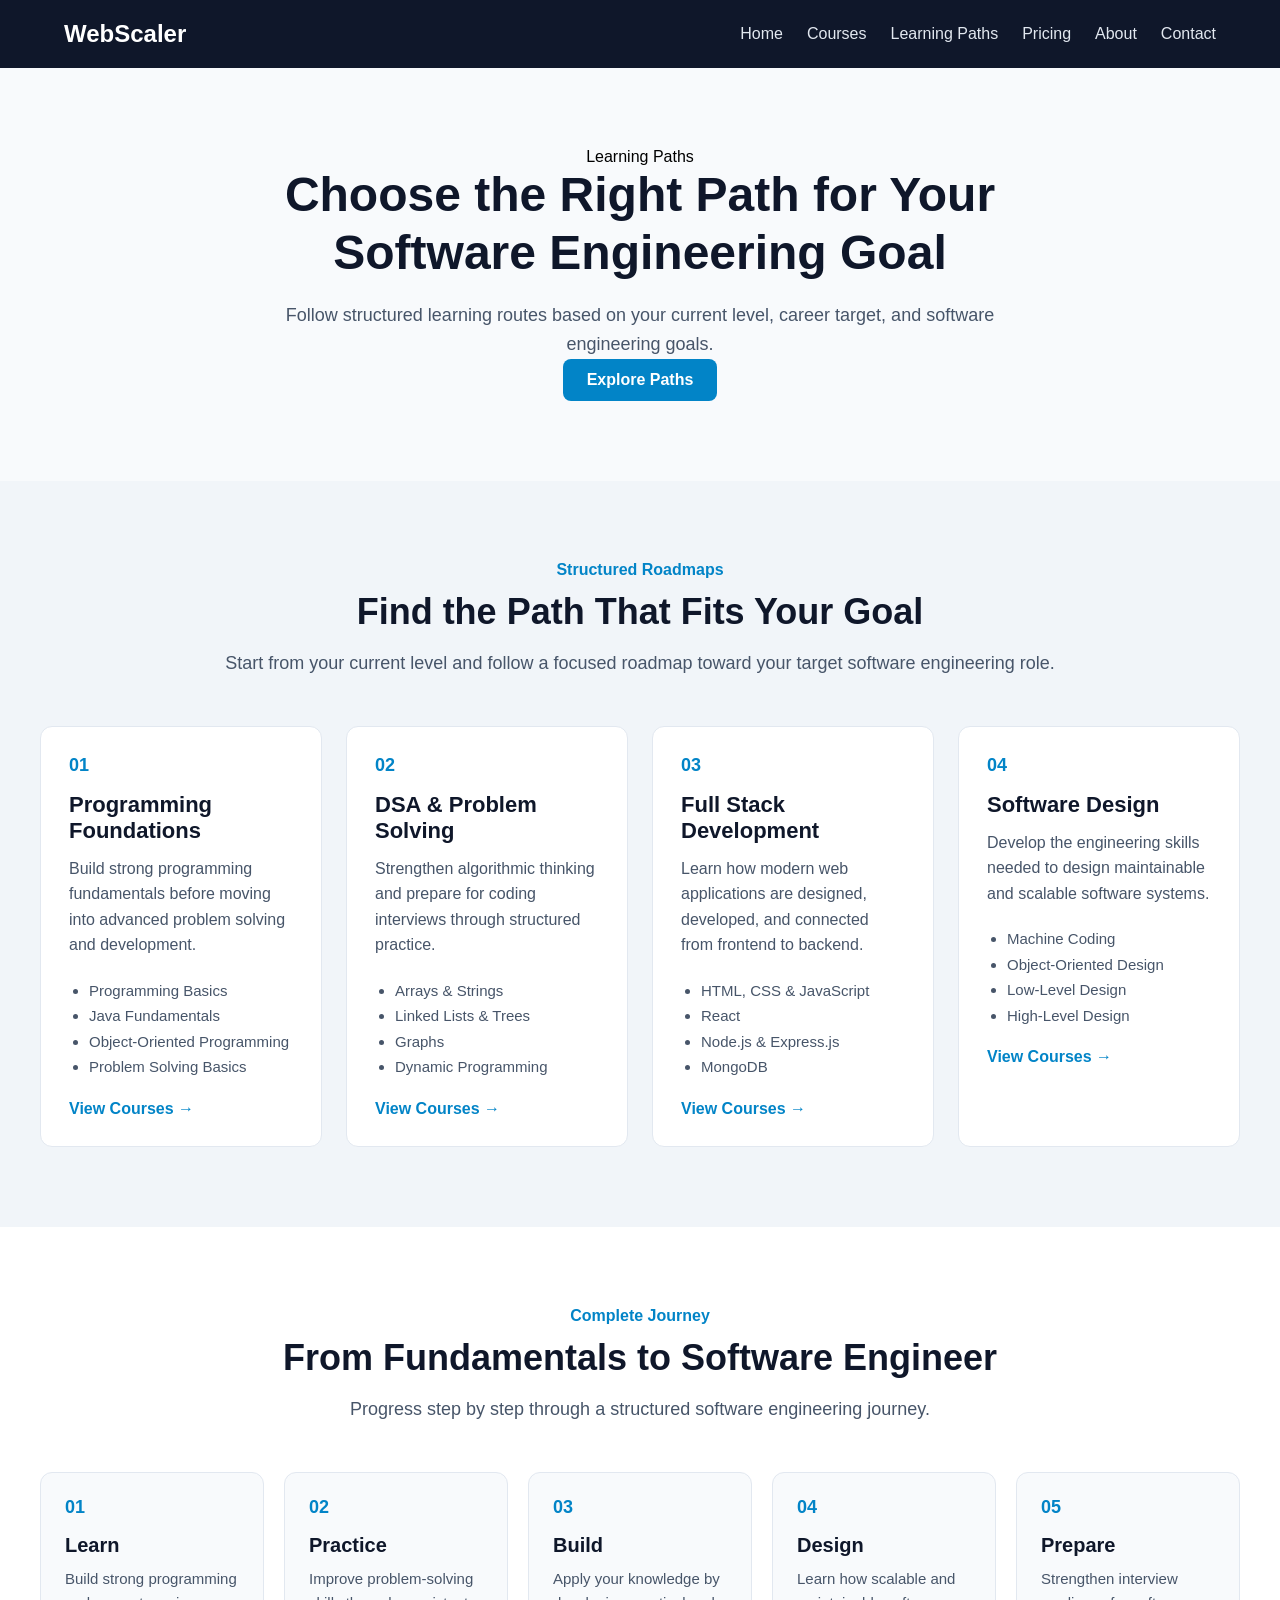
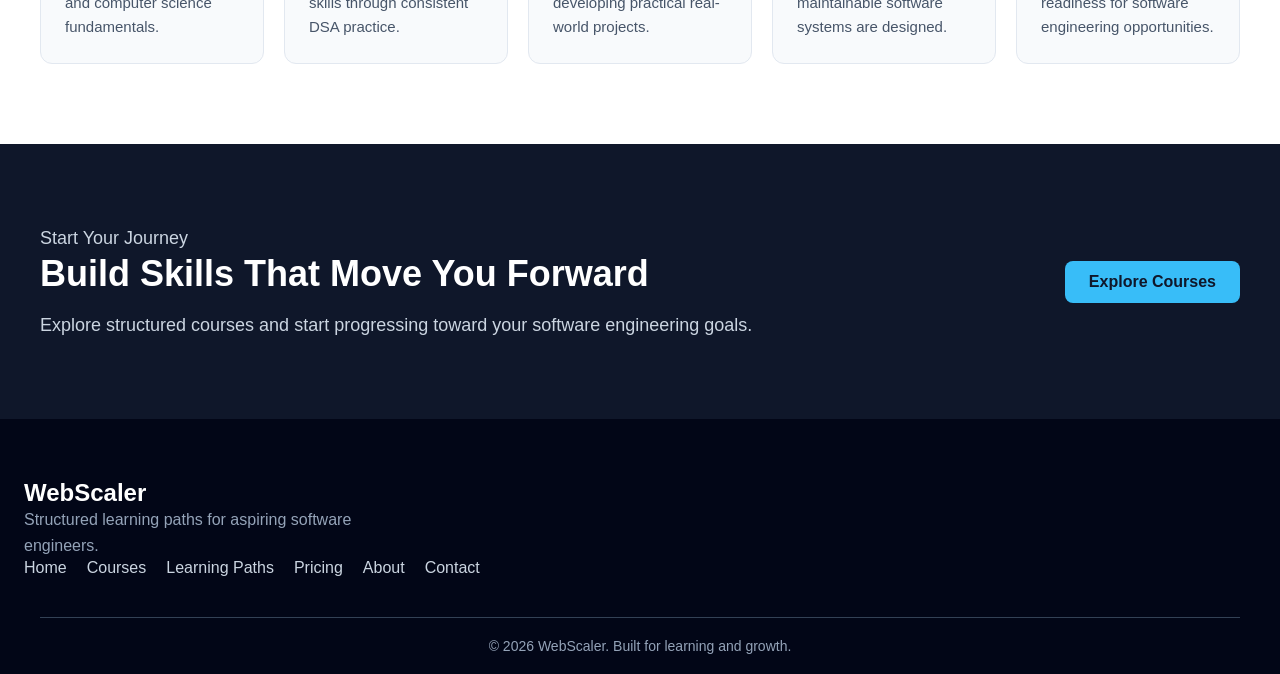
<file: paths.html>
<!DOCTYPE html>
<html lang="en">

<head>
    <meta charset="UTF-8">
    <meta name="viewport" content="width=device-width, initial-scale=1.0">

    <meta
        name="description"
        content="Explore structured learning paths for software engineering, full stack development, DSA, and system design."
    >

    <title>Learning Paths | WebScaler</title>

    <link rel="stylesheet" href="css/style.css">
    <link rel="stylesheet" href="css/responsive.css">
</head>

<body>
    <!-- header-section -->
    <!-- nav bar -->
    <header>
    <nav class="navbar">
        <a href="index.html" class="logo">WebScaler</a>

        <div class="nav-links">
            <a href="index.html">Home</a>
            <a href="courses.html">Courses</a>
            <a href="paths.html">Learning Paths</a>
            <a href="pricing.html">Pricing</a>
            <a href="about.html">About</a>
            <a href="contact.html">Contact</a>
        </div>
    </nav>
    </header>

    <!-- main content -->
    <main>

        <!-- hero section -->
        <section class="paths-hero">
            <div class="section-container paths-hero-content">

                <p class="section-label">
                    Learning Paths
                </p>

                <h1>
                    Choose the Right Path for Your
                    Software Engineering Goal
                </h1>

                <p class="paths-hero-description">
                    Follow structured learning routes based on your current
                    level, career target, and software engineering goals.
                </p>

                <a href="#learning-paths" class="btn btn-primary">
                    Explore Paths
                </a>

            </div>
        </section>

        <!-- learning paths -->
        <section class="learning-paths" id="learning-paths">
            <div class="section-container">

                <div class="section-heading">
                    <p class="section-label">
                        Structured Roadmaps
                    </p>

                    <h2>
                        Find the Path That Fits Your Goal
                    </h2>

                    <p>
                        Start from your current level and follow a focused
                        roadmap toward your target software engineering role.
                    </p>
                </div>


                <div class="paths-grid">

                    <!-- path 1 -->
                    <article class="path-card">

                        <span class="path-number">01</span>

                        <h3>
                            Programming Foundations
                        </h3>

                        <p>
                            Build strong programming fundamentals before
                            moving into advanced problem solving and development.
                        </p>

                        <ul class="path-topics">
                            <li>Programming Basics</li>
                            <li>Java Fundamentals</li>
                            <li>Object-Oriented Programming</li>
                            <li>Problem Solving Basics</li>
                        </ul>

                        <a href="courses.html" class="path-link">
                            View Courses →
                        </a>

                    </article>


                    <!-- path 2 -->
                    <article class="path-card">

                        <span class="path-number">02</span>

                        <h3>
                            DSA & Problem Solving
                        </h3>

                        <p>
                            Strengthen algorithmic thinking and prepare for
                            coding interviews through structured practice.
                        </p>

                        <ul class="path-topics">
                            <li>Arrays & Strings</li>
                            <li>Linked Lists & Trees</li>
                            <li>Graphs</li>
                            <li>Dynamic Programming</li>
                        </ul>

                        <a href="courses.html" class="path-link">
                            View Courses →
                        </a>

                    </article>


                    <!-- path 3 -->
                    <article class="path-card">

                        <span class="path-number">03</span>

                        <h3>
                            Full Stack Development
                        </h3>

                        <p>
                            Learn how modern web applications are designed,
                            developed, and connected from frontend to backend.
                        </p>

                        <ul class="path-topics">
                            <li>HTML, CSS & JavaScript</li>
                            <li>React</li>
                            <li>Node.js & Express.js</li>
                            <li>MongoDB</li>
                        </ul>

                        <a href="courses.html" class="path-link">
                            View Courses →
                        </a>

                    </article>


                    <!-- path 4 -->
                    <article class="path-card">

                        <span class="path-number">04</span>

                        <h3>
                            Software Design
                        </h3>

                        <p>
                            Develop the engineering skills needed to design
                            maintainable and scalable software systems.
                        </p>

                        <ul class="path-topics">
                            <li>Machine Coding</li>
                            <li>Object-Oriented Design</li>
                            <li>Low-Level Design</li>
                            <li>High-Level Design</li>
                        </ul>

                        <a href="courses.html" class="path-link">
                            View Courses →
                        </a>

                    </article>

                </div>

            </div>
        </section>

        <!-- journey-section -->
        <section class="journey-section">
            <div class="section-container">

                <div class="section-heading">
                    <p class="section-label">
                        Complete Journey
                    </p>

                    <h2>
                        From Fundamentals to Software Engineer
                    </h2>

                    <p>
                        Progress step by step through a structured software
                        engineering journey.
                    </p>
                </div>


                <div class="journey-steps">

                    <div class="journey-step">
                        <span>01</span>
                        <h3>Learn</h3>
                        <p>
                            Build strong programming and computer science
                            fundamentals.
                        </p>
                    </div>

                    <div class="journey-step">
                        <span>02</span>
                        <h3>Practice</h3>
                        <p>
                            Improve problem-solving skills through consistent
                            DSA practice.
                        </p>
                    </div>

                    <div class="journey-step">
                        <span>03</span>
                        <h3>Build</h3>
                        <p>
                            Apply your knowledge by developing practical
                            real-world projects.
                        </p>
                    </div>

                    <div class="journey-step">
                        <span>04</span>
                        <h3>Design</h3>
                        <p>
                            Learn how scalable and maintainable software
                            systems are designed.
                        </p>
                    </div>

                    <div class="journey-step">
                        <span>05</span>
                        <h3>Prepare</h3>
                        <p>
                            Strengthen interview readiness for software
                            engineering opportunities.
                        </p>
                    </div>

                </div>

            </div>
        </section>

        <!-- call-section -->
        <section class="paths-cta">
            <div class="container paths-cta-content">

                <div>
                    <p class="section-label">
                        Start Your Journey
                    </p>

                    <h2>
                        Build Skills That Move You Forward
                    </h2>

                    <p>
                        Explore structured courses and start progressing
                        toward your software engineering goals.
                    </p>
                </div>

                <a href="courses.html" class="btn cta-btn">
                    Explore Courses
                </a>

            </div>
        </section>

    </main>

    <!-- footer-section -->
    <footer class="footer">
        <div class="container footer-content">

            <div class="footer-brand">
                <a href="index.html" class="logo">
                    WebScaler
                </a>

                <p>
                    Structured learning paths for aspiring
                    software engineers.
                </p>
            </div>

            <div class="footer-links">
                <a href="index.html">Home</a>
                <a href="courses.html">Courses</a>
                <a href="paths.html">Learning Paths</a>
                <a href="pricing.html">Pricing</a>
                <a href="about.html">About</a>
                <a href="contact.html">Contact</a>
            </div>

        </div>

        <div class="footer-bottom">
            <div class="container">
                <p>
                    &copy; 2026 WebScaler. Built for learning and growth.
                </p>
            </div>
        </div>
    </footer>

</body>

</html>
</file>
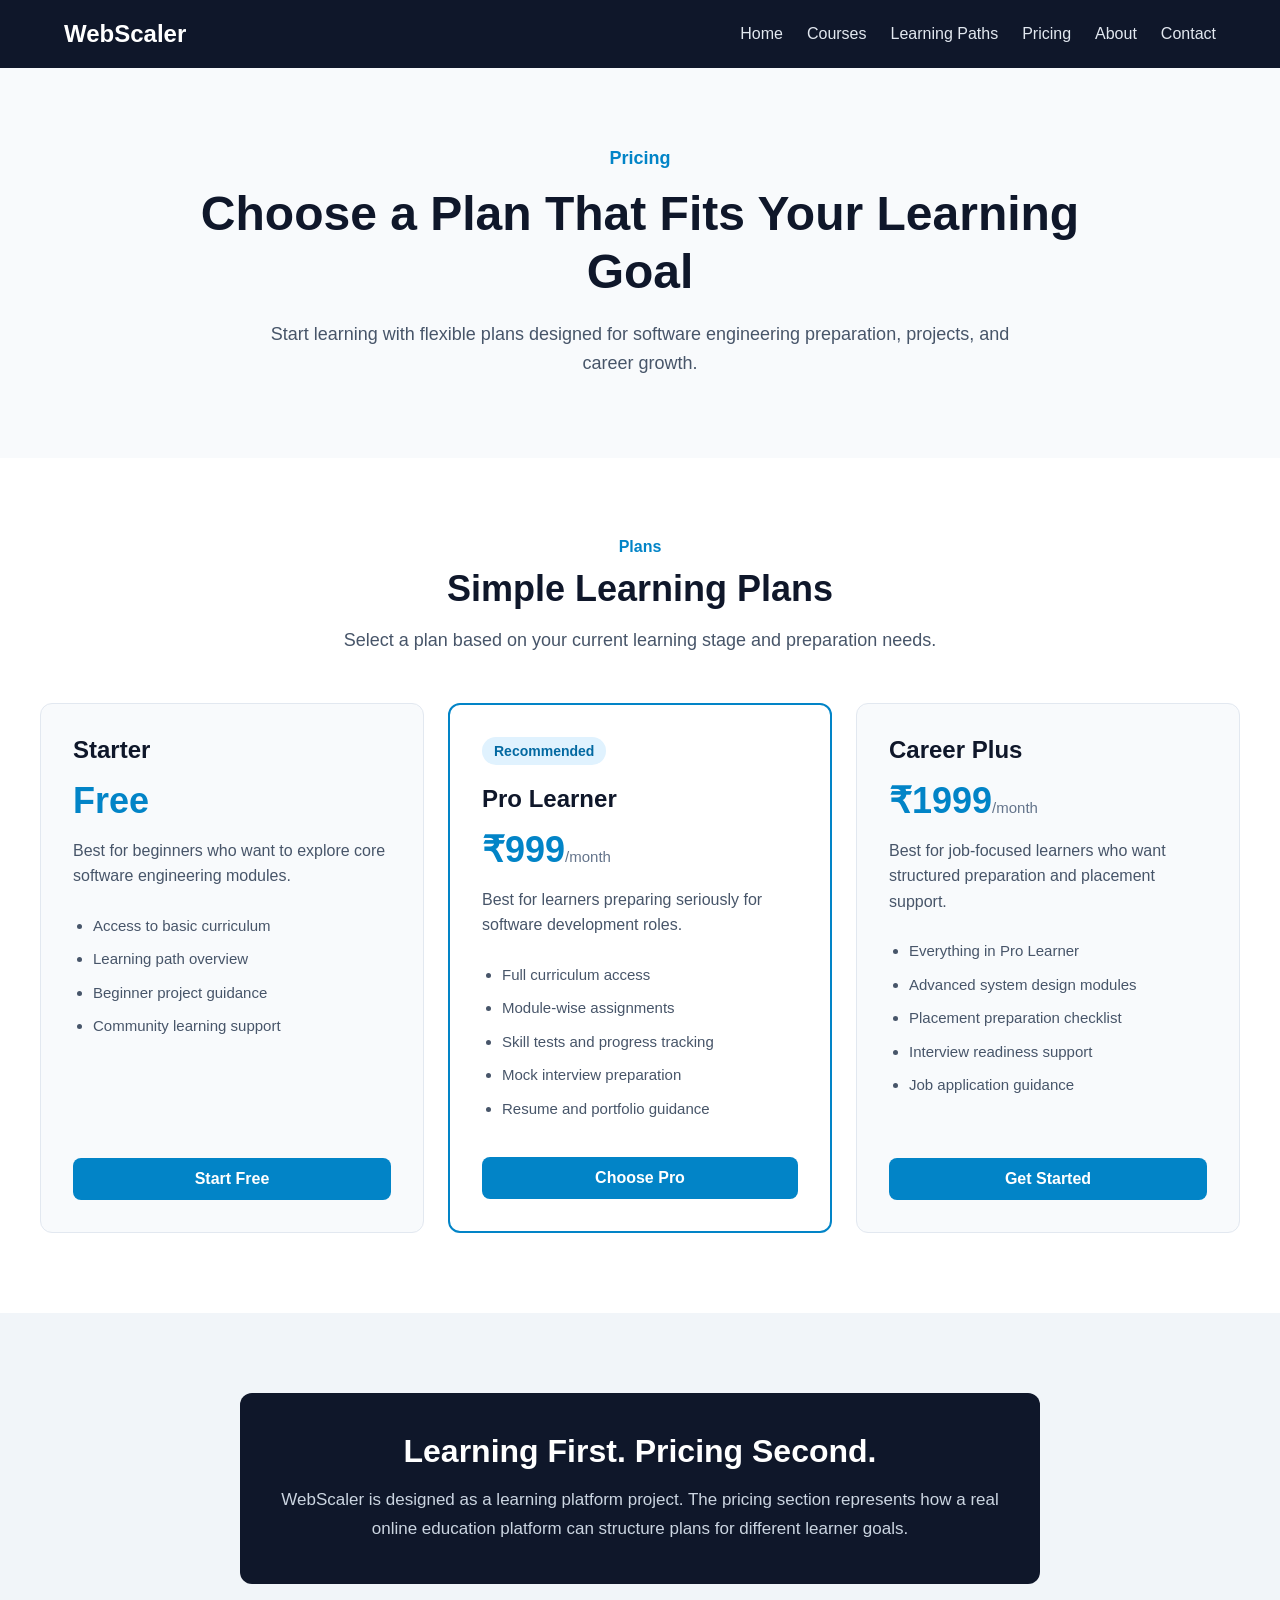
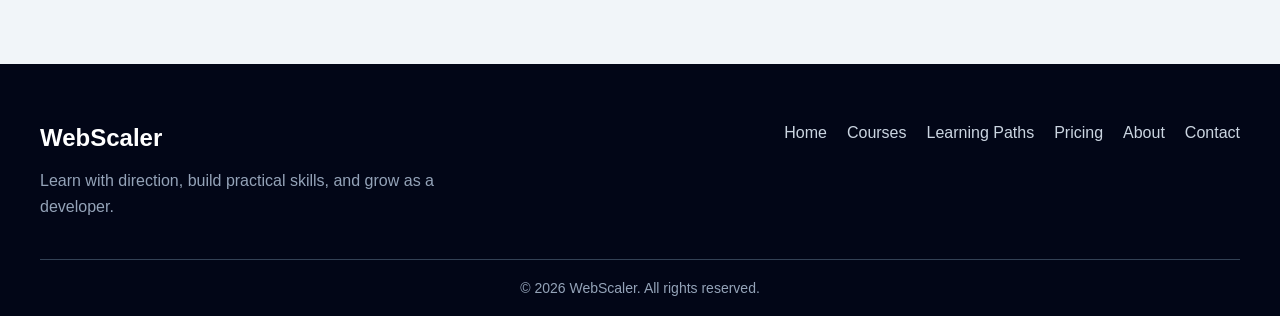
<file: pricing.html>
<!DOCTYPE html>
<html lang="en">

<head>
    <meta charset="UTF-8">
    <meta name="viewport" content="width=device-width, initial-scale=1.0">
    <title>Pricing | WebScaler</title>

    <link rel="stylesheet" href="css/style.css">
    <link rel="stylesheet" href="css/responsive.css">
</head>

<body>

    <header>
    <nav class="navbar">
        <a href="index.html" class="logo">WebScaler</a>

        <div class="nav-links">
            <a href="index.html">Home</a>
            <a href="courses.html">Courses</a>
            <a href="paths.html">Learning Paths</a>
            <a href="pricing.html">Pricing</a>
            <a href="about.html">About</a>
            <a href="contact.html">Contact</a>
        </div>
    </nav>
    </header>

    <main>

        <section class="pricing-hero">
            <div class="pricing-hero-content">
                <p class="hero-label">Pricing</p>

                <h1>Choose a Plan That Fits Your Learning Goal</h1>

                <p class="pricing-hero-description">
                    Start learning with flexible plans designed for software
                    engineering preparation, projects, and career growth.
                </p>
            </div>
        </section>

        <section class="pricing-section">
            <div class="section-container">

                <div class="section-heading">
                    <p>Plans</p>
                    <h2>Simple Learning Plans</h2>
                    <p>
                        Select a plan based on your current learning stage
                        and preparation needs.
                    </p>
                </div>

                <div class="pricing-grid">

                    <article class="pricing-card">
                        <h3>Starter</h3>
                        <p class="plan-price">Free</p>

                        <p class="plan-description">
                            Best for beginners who want to explore core
                            software engineering modules.
                        </p>

                        <ul class="plan-features">
                            <li>Access to basic curriculum</li>
                            <li>Learning path overview</li>
                            <li>Beginner project guidance</li>
                            <li>Community learning support</li>
                        </ul>

                        <a href="courses.html" class="plan-link">Start Free</a>
                    </article>

                    <article class="pricing-card featured-plan">
                        <span class="plan-badge">Recommended</span>

                        <h3>Pro Learner</h3>
                        <p class="plan-price">₹999<span>/month</span></p>

                        <p class="plan-description">
                            Best for learners preparing seriously for
                            software development roles.
                        </p>

                        <ul class="plan-features">
                            <li>Full curriculum access</li>
                            <li>Module-wise assignments</li>
                            <li>Skill tests and progress tracking</li>
                            <li>Mock interview preparation</li>
                            <li>Resume and portfolio guidance</li>
                        </ul>

                        <a href="courses.html" class="plan-link">Choose Pro</a>
                    </article>

                    <article class="pricing-card">
                        <h3>Career Plus</h3>
                        <p class="plan-price">₹1999<span>/month</span></p>

                        <p class="plan-description">
                            Best for job-focused learners who want structured
                            preparation and placement support.
                        </p>

                        <ul class="plan-features">
                            <li>Everything in Pro Learner</li>
                            <li>Advanced system design modules</li>
                            <li>Placement preparation checklist</li>
                            <li>Interview readiness support</li>
                            <li>Job application guidance</li>
                        </ul>

                        <a href="contact.html" class="plan-link">Get Started</a>
                    </article>

                </div>

            </div>
        </section>

        <section class="pricing-note">
            <div class="section-container">

                <div class="note-box">
                    <h2>Learning First. Pricing Second.</h2>

                    <p>
                        WebScaler is designed as a learning platform project.
                        The pricing section represents how a real online
                        education platform can structure plans for different
                        learner goals.
                    </p>
                </div>

            </div>
        </section>

    </main>

    <footer>
        <div class="footer-container">

            <div class="footer-brand">
                <a href="index.html" class="footer-logo">WebScaler</a>

                <p>
                    Learn with direction, build practical skills,
                    and grow as a developer.
                </p>
            </div>

            <div class="footer-links">
                <a href="index.html">Home</a>
                <a href="courses.html">Courses</a>
                <a href="paths.html">Learning Paths</a>
                <a href="pricing.html">Pricing</a>
                <a href="about.html">About</a>
                <a href="contact.html">Contact</a>
            </div>

        </div>

        <div class="footer-bottom">
            <p>&copy; 2026 WebScaler. All rights reserved.</p>
        </div>
    </footer>

</body>

</html>
</file>
<file: css/style.css>
* {
    margin: 0;
    padding: 0;
    box-sizing: border-box;
}
html {
    scroll-behavior: smooth;
}
body{
    font-family: Arial, sans-serif;
}
header{
    background-color:#0f172a;
}
.navbar{
    max-width: 1200px;
    margin: 0 auto;
    padding: 20px 24px;
    display: flex;
    justify-content: space-between;
    align-items: center;
}
.logo{
    color: #ffffff;
    text-decoration: none;
    font-size: 24px;
    font-weight: bold;
}
.nav-links{
    display: flex;
    align-items: center;
    gap: 24px;
}
.nav-links a{
    color: #e2e8f0;
    text-decoration: none;
    font-size: 16px;
}
.nav-links a:hover{
    color: #38bdf8;
}
.logo:hover{
    color: #38bdf8;
}
.hero {
    background-color: #f8fafc;
    min-height: 520px;
    padding: 80px 24px;
    display: flex;
    justify-content: center;
    align-items: center;
}
.hero-content {
    max-width: 800px;
    text-align: center;
}
.hero-label {
    color: #0284c7;
    font-size: 18px;
    font-weight: bold;
    margin-bottom: 16px;
}
.hero h1 {
    color: #0f172a;
    font-size: 48px;
    line-height: 1.2;
    margin-bottom: 20px;
}
.hero-description {
    color: #475569;
    font-size: 18px;
    line-height: 1.6;
    margin-bottom: 32px;
}
.hero-buttons {
    display: flex;
    justify-content: center;
    gap: 16px;
} 
.btn {
    display: inline-block;
    padding: 12px 24px;
    border-radius: 8px;
    text-decoration: none;
    font-size: 16px;
    font-weight: bold;
}
.btn-primary {
    background-color: #0284c7;
    color: #ffffff;
}
.btn-secondary {
    background-color: transparent;
    color: #0284c7;
    border: 2px solid #0284c7;
}
.btn-primary:hover {
    background-color: #0369a1;
}
.btn-secondary:hover {
    background-color: #0284c7;
    color: #ffffff;
}
.featured-courses {
    padding: 80px 24px;
    background-color: #ffffff;
}

.section-container {
    max-width: 1200px;
    margin: 0 auto;
}

.section-heading {
    text-align: center;
    margin-bottom: 48px;
}

.section-heading > p:first-child {
    color: #0284c7;
    font-size: 16px;
    font-weight: bold;
    margin-bottom: 12px;
}

.section-heading h2 {
    color: #0f172a;
    font-size: 36px;
    margin-bottom: 16px;
}

.section-heading > p:last-child {
    color: #475569;
    font-size: 18px;
    line-height: 1.6;
}

.course-grid {
    display: grid;
    grid-template-columns: repeat(3, 1fr);
    gap: 24px;
}

.course-card {
    padding: 28px;
    border: 1px solid #e2e8f0;
    border-radius: 12px;
    background-color: #f8fafc;
}

.course-card h3 {
    color: #0f172a;
    font-size: 22px;
    margin-bottom: 12px;
}

.course-card p {
    color: #475569;
    font-size: 16px;
    line-height: 1.6;
    margin-bottom: 20px;
}

.course-card a {
    color: #0284c7;
    text-decoration: none;
    font-weight: bold;
}
.course-card:hover {
    transform: translateY(-6px);
    box-shadow: 0 10px 25px rgba(15, 23, 42, 0.12);
}

.course-card a:hover {
    color: #0369a1;
}
.learning-paths {
    padding: 80px 24px;
    background-color: #f1f5f9;
}

.path-grid {
    display: grid;
    grid-template-columns: repeat(3, 1fr);
    gap: 24px;
}

.path-card {
    padding: 28px;
    background-color: #ffffff;
    border-radius: 12px;
    border: 1px solid #e2e8f0;
}

.path-number {
    display: inline-block;
    color: #0284c7;
    font-size: 18px;
    font-weight: bold;
    margin-bottom: 16px;
}

.path-card h3 {
    color: #0f172a;
    font-size: 22px;
    margin-bottom: 12px;
}

.path-card p {
    color: #475569;
    font-size: 16px;
    line-height: 1.6;
    margin-bottom: 20px;
}

.path-card a {
    color: #0284c7;
    text-decoration: none;
    font-weight: bold;
}
.path-card:hover {
    transform: translateY(-6px);
    box-shadow: 0 10px 25px rgba(15, 23, 42, 0.12);
}

.path-card a:hover {
    color: #0369a1;
}
.why-devpath {
    padding: 80px 24px;
    background-color: #ffffff;
}

.feature-grid {
    display: grid;
    grid-template-columns: repeat(3, 1fr);
    gap: 24px;
}

.feature-card {
    padding: 28px;
    background-color: #f8fafc;
    border: 1px solid #e2e8f0;
    border-radius: 12px;
    text-align: center;
}

.feature-card h3 {
    color: #0f172a;
    font-size: 22px;
    margin-bottom: 12px;
}

.feature-card p {
    color: #475569;
    font-size: 16px;
    line-height: 1.6;
}
.feature-card:hover {
    transform: translateY(-6px);
    box-shadow: 0 10px 25px rgba(15, 23, 42, 0.12);
}
.testimonials {
    padding: 80px 24px;
    background-color: #f1f5f9;
}

.testimonial-grid {
    display: grid;
    grid-template-columns: repeat(3, 1fr);
    gap: 24px;
}

.testimonial-card {
    padding: 28px;
    background-color: #ffffff;
    border: 1px solid #e2e8f0;
    border-radius: 12px;
}

.testimonial-text {
    color: #475569;
    font-size: 16px;
    line-height: 1.6;
    margin-bottom: 20px;
}

.testimonial-card h3 {
    color: #0f172a;
    font-size: 18px;
    margin-bottom: 6px;
}

.student-role {
    color: #0284c7;
    font-size: 14px;
    font-weight: bold;
}
.testimonial-card:hover {
    transform: translateY(-6px);
    box-shadow: 0 10px 25px rgba(15, 23, 42, 0.12);
}
.cta {
    padding: 80px 24px;
    background-color: #0f172a;
}

.cta-content {
    max-width: 800px;
    margin: 0 auto;
    text-align: center;
}

.cta-content h2 {
    color: #ffffff;
    font-size: 36px;
    margin-bottom: 16px;
}

.cta-content p {
    color: #cbd5e1;
    font-size: 18px;
    line-height: 1.6;
    margin-bottom: 28px;
}

.cta-btn {
    background-color: #38bdf8;
    color: #0f172a;
}

.cta-btn:hover {
    background-color: #7dd3fc;
}
footer {
    background-color: #020617;
    padding: 60px 24px 20px;
}

.footer-container {
    max-width: 1200px;
    margin: 0 auto;

    display: flex;
    justify-content: space-between;
    align-items: flex-start;
    gap: 40px;
}

.footer-brand {
    max-width: 400px;
}

.footer-logo {
    display: inline-block;
    color: #ffffff;
    text-decoration: none;
    font-size: 24px;
    font-weight: bold;
    margin-bottom: 16px;
}

.footer-brand p {
    color: #94a3b8;
    font-size: 16px;
    line-height: 1.6;
}

.footer-links {
    display: flex;
    flex-wrap: wrap;
    gap: 20px;
}

.footer-links a {
    color: #cbd5e1;
    text-decoration: none;
    font-size: 16px;
}

.footer-links a:hover {
    color: #38bdf8;
}

.footer-bottom {
    max-width: 1200px;
    margin: 40px auto 0;
    padding-top: 20px;
    border-top: 1px solid #334155;
    text-align: center;
}

.footer-bottom p {
    color: #94a3b8;
    font-size: 14px;
}
.success-grid {
    display: grid;
    grid-template-columns: repeat(5, 1fr);
    gap: 20px;
}
.success-card {
    padding: 20px;
    background-color: #ffffff;
    border: 1px solid #e2e8f0;
    border-radius: 12px;
}

.success-card h3 {
    color: #0f172a;
    font-size: 18px;
    line-height: 1.35;
    margin: 16px 0 10px;
}
.success-card p {
    color: #475569;
    font-size: 15px;
    line-height: 1.6;
}
.testimonial-grid {
    grid-template-columns: repeat(4, 1fr);
}
.success-card:hover {
    transform: translateY(-6px);
    box-shadow: 0 10px 25px rgba(15, 23, 42, 0.12);
}



/* courses.html styling */

.courses-hero {
    background-color: #f8fafc;
    padding: 80px 24px;
}

.courses-hero-content {
    max-width: 900px;
    margin: 0 auto;
    text-align: center;
}

.courses-hero-content h1 {
    color: #0f172a;
    font-size: 48px;
    line-height: 1.2;
    margin-bottom: 20px;
}

.courses-hero-description {
    color: #475569;
    font-size: 18px;
    line-height: 1.6;
    max-width: 760px;
    margin: 0 auto;
}

.curriculum-overview {
    padding: 80px 24px;
    background-color: #ffffff;
}

.curriculum-grid {
    display: grid;
    grid-template-columns: repeat(3, 1fr);
    gap: 24px;
}

.curriculum-card {
    display: flex;
    flex-direction: column;
    padding: 28px;
    background-color: #f8fafc;
    border: 1px solid #e2e8f0;
    border-radius: 12px;
    min-width: 0;
}

.module-number {
    display: inline-block;
    align-self: flex-start;
    color: #0284c7;
    font-size: 18px;
    font-weight: bold;
    margin-bottom: 16px;
}

.curriculum-card h3 {
    color: #0f172a;
    font-size: 22px;
    line-height: 1.35;
    margin-bottom: 12px;
}

.curriculum-card p {
    color: #475569;
    font-size: 16px;
    line-height: 1.6;
    margin-bottom: 20px;
}

.curriculum-card a {
    color: #0284c7;
    text-decoration: none;
    font-weight: bold;
    margin-top: auto;
}

.curriculum-card:hover {
    transform: translateY(-6px);
    box-shadow: 0 10px 25px rgba(15, 23, 42, 0.12);
}

.curriculum-card a:hover {
    color: #0369a1;
}

.module-details {
    padding: 80px 24px;
    background-color: #f1f5f9;
}

.module-details:nth-of-type(even) {
    background-color: #ffffff;
}

.module-content {
    display: grid;
    grid-template-columns: minmax(0, 1fr) minmax(0, 2fr);
    gap: 24px;
    align-items: stretch;
}

.module-info {
    padding: 32px;
    background-color: #0f172a;
    border-radius: 12px;
    min-width: 0;
}

.module-badge {
    display: inline-block;
    padding: 6px 12px;
    margin-bottom: 20px;
    background-color: #e0f2fe;
    color: #0369a1;
    font-size: 14px;
    font-weight: bold;
    line-height: 1.4;
    border-radius: 20px;
}

.module-info h3 {
    color: #ffffff;
    font-size: 28px;
    line-height: 1.3;
    margin-bottom: 16px;
}

.module-info p {
    color: #cbd5e1;
    font-size: 16px;
    line-height: 1.6;
}

.module-topics {
    display: grid;
    grid-template-columns: repeat(2, minmax(0, 1fr));
    gap: 16px;
}

.topic-item {
    display: flex;
    align-items: center;
    gap: 16px;
    padding: 20px;
    background-color: #ffffff;
    border: 1px solid #e2e8f0;
    border-radius: 10px;
    min-width: 0;
}

.topic-item span {
    flex-shrink: 0;
    color: #0284c7;
    font-size: 16px;
    font-weight: bold;
}

.topic-item p {
    color: #0f172a;
    font-size: 16px;
    font-weight: bold;
    line-height: 1.4;
    overflow-wrap: anywhere;
}

.topic-item:hover {
    transform: translateY(-4px);
    box-shadow: 0 8px 20px rgba(15, 23, 42, 0.10);
}

.curriculum-card,
.topic-item {
    transition: transform 0.25s ease,
                box-shadow 0.25s ease;
}

#java-module,
#dsa-module,
#sql-module,
#fullstack-module,
#system-design-module,
#data-product-module {
    scroll-margin-top: 24px;
}
/* paths.html styling */

.paths-hero {
    background-color: #f8fafc;
    padding: 80px 24px;
}

.paths-hero-content {
    max-width: 900px;
    margin: 0 auto;
    text-align: center;
}

.paths-hero-content h1 {
    color: #0f172a;
    font-size: 48px;
    line-height: 1.2;
    margin-bottom: 20px;
}

.paths-hero-description {
    color: #475569;
    font-size: 18px;
    line-height: 1.6;
    max-width: 760px;
    margin: 0 auto;
}

.paths-grid {
    display: grid;
    grid-template-columns: repeat(4, 1fr);
    gap: 24px;
}

.path-topics {
    margin: 20px 0;
    padding-left: 20px;
}

.path-topics li {
    color: #475569;
    font-size: 15px;
    line-height: 1.7;
}

.path-link {
    color: #0284c7;
    text-decoration: none;
    font-weight: bold;
}

.journey-section {
    padding: 80px 24px;
    background-color: #ffffff;
}

.journey-steps {
    display: grid;
    grid-template-columns: repeat(5, 1fr);
    gap: 20px;
}

.journey-step {
    padding: 24px;
    background-color: #f8fafc;
    border: 1px solid #e2e8f0;
    border-radius: 12px;
}

.journey-step span {
    color: #0284c7;
    font-size: 18px;
    font-weight: bold;
}

.journey-step h3 {
    color: #0f172a;
    font-size: 20px;
    margin: 16px 0 10px;
}

.journey-step p {
    color: #475569;
    font-size: 15px;
    line-height: 1.6;
}

.paths-cta {
    padding: 80px 24px;
    background-color: #0f172a;
}

.paths-cta-content {
    max-width: 1200px;
    margin: 0 auto;
    display: flex;
    justify-content: space-between;
    align-items: center;
    gap: 40px;
}

.paths-cta h2 {
    color: #ffffff;
    font-size: 36px;
    margin-bottom: 16px;
}

.paths-cta p {
    color: #cbd5e1;
    font-size: 18px;
    line-height: 1.6;
}

/* styling of paths.html */

.pricing-hero {
    padding: 80px 24px;
    background-color: #f8fafc;
}

.pricing-hero-content {
    max-width: 900px;
    margin: 0 auto;
    text-align: center;
}

.pricing-hero-content h1 {
    color: #0f172a;
    font-size: 48px;
    line-height: 1.2;
    margin-bottom: 20px;
}

.pricing-hero-description {
    max-width: 760px;
    margin: 0 auto;
    color: #475569;
    font-size: 18px;
    line-height: 1.6;
}

.pricing-section {
    padding: 80px 24px;
    background-color: #ffffff;
}

.pricing-grid {
    display: grid;
    grid-template-columns: repeat(3, 1fr);
    gap: 24px;
    align-items: stretch;
}

.pricing-card {
    position: relative;
    display: flex;
    flex-direction: column;
    padding: 32px;
    background-color: #f8fafc;
    border: 1px solid #e2e8f0;
    border-radius: 12px;
    transition:
        transform 0.25s ease,
        box-shadow 0.25s ease;
}

.pricing-card:hover {
    transform: translateY(-6px);
    box-shadow: 0 10px 25px rgba(15, 23, 42, 0.12);
}

.pricing-card h3 {
    color: #0f172a;
    font-size: 24px;
    margin-bottom: 16px;
}

.plan-price {
    color: #0284c7;
    font-size: 36px;
    font-weight: bold;
    margin-bottom: 16px;
}

.plan-price span {
    color: #64748b;
    font-size: 15px;
    font-weight: normal;
}

.plan-description {
    color: #475569;
    font-size: 16px;
    line-height: 1.6;
    margin-bottom: 24px;
}

.plan-features {
    margin-bottom: 28px;
    padding-left: 20px;
}

.plan-features li {
    color: #475569;
    font-size: 15px;
    line-height: 1.7;
    margin-bottom: 8px;
}

.plan-link {
    display: inline-block;
    margin-top: auto;
    padding: 12px 20px;
    background-color: #0284c7;
    color: #ffffff;
    text-align: center;
    text-decoration: none;
    font-weight: bold;
    border-radius: 8px;
}

.plan-link:hover {
    background-color: #0369a1;
}

.featured-plan {
    border: 2px solid #0284c7;
    background-color: #ffffff;
}

.plan-badge {
    display: inline-block;
    align-self: flex-start;
    padding: 6px 12px;
    margin-bottom: 20px;
    background-color: #e0f2fe;
    color: #0369a1;
    font-size: 14px;
    font-weight: bold;
    border-radius: 20px;
}

.pricing-note {
    padding: 80px 24px;
    background-color: #f1f5f9;
}

.note-box {
    max-width: 800px;
    margin: 0 auto;
    padding: 40px;
    background-color: #0f172a;
    border-radius: 12px;
    text-align: center;
}

.note-box h2 {
    color: #ffffff;
    font-size: 32px;
    margin-bottom: 16px;
}

.note-box p {
    color: #cbd5e1;
    font-size: 17px;
    line-height: 1.7;
}

/* styling about.html */

.about-hero {
    padding: 80px 24px;
    background-color: #f8fafc;
}

.about-hero-content {
    max-width: 900px;
    margin: 0 auto;
    text-align: center;
}

.about-hero-content h1 {
    color: #0f172a;
    font-size: 48px;
    line-height: 1.2;
    margin-bottom: 20px;
}

.about-hero-description {
    max-width: 760px;
    margin: 0 auto;
    color: #475569;
    font-size: 18px;
    line-height: 1.6;
}

.about-section {
    padding: 80px 24px;
    background-color: #ffffff;
}

.about-grid {
    display: grid;
    grid-template-columns: 1.5fr 1fr;
    gap: 40px;
    align-items: stretch;
}

.about-content h2 {
    color: #0f172a;
    font-size: 36px;
    line-height: 1.25;
    margin-bottom: 20px;
}

.about-content > p:not(.hero-label) {
    color: #475569;
    font-size: 17px;
    line-height: 1.7;
    margin-bottom: 16px;
}

.about-highlight {
    display: flex;
    flex-direction: column;
    justify-content: center;
    padding: 36px;
    background-color: #0f172a;
    border-radius: 12px;
}

.about-highlight h3 {
    color: #ffffff;
    font-size: 26px;
    margin-bottom: 16px;
}

.about-highlight p {
    color: #cbd5e1;
    font-size: 17px;
    line-height: 1.7;
}

.mission-section {
    padding: 80px 24px;
    background-color: #f1f5f9;
}

.mission-grid {
    display: grid;
    grid-template-columns: repeat(4, 1fr);
    gap: 24px;
}

.mission-card {
    padding: 28px;
    background-color: #ffffff;
    border: 1px solid #e2e8f0;
    border-radius: 12px;
    transition:
        transform 0.25s ease,
        box-shadow 0.25s ease;
}

.mission-card h3 {
    color: #0f172a;
    font-size: 21px;
    line-height: 1.35;
    margin-bottom: 12px;
}

.mission-card p {
    color: #475569;
    font-size: 16px;
    line-height: 1.6;
}

.mission-card:hover {
    transform: translateY(-6px);
    box-shadow: 0 10px 25px rgba(15, 23, 42, 0.12);
}


/* Values Section */

.values-section {
    padding: 80px 24px;
    background-color: #ffffff;
}

.values-grid {
    display: grid;
    grid-template-columns: repeat(4, 1fr);
    gap: 24px;
}

.value-card {
    padding: 28px;
    background-color: #f8fafc;
    border: 1px solid #e2e8f0;
    border-radius: 12px;
    transition:
        transform 0.25s ease,
        box-shadow 0.25s ease;
}

.value-card span {
    display: inline-block;
    color: #0284c7;
    font-size: 18px;
    font-weight: bold;
    margin-bottom: 16px;
}

.value-card h3 {
    color: #0f172a;
    font-size: 21px;
    line-height: 1.35;
    margin-bottom: 12px;
}

.value-card p {
    color: #475569;
    font-size: 16px;
    line-height: 1.6;
}

.value-card:hover {
    transform: translateY(-6px);
    box-shadow: 0 10px 25px rgba(15, 23, 42, 0.12);
}
/* styling contact.html */
/* =========================
   contact.html styling
========================= */

/* Contact Hero */

.contact-hero {
    padding: 80px 24px;
    background-color: #f8fafc;
}

.contact-hero-content {
    max-width: 900px;
    margin: 0 auto;
    text-align: center;
}

.contact-hero-content h1 {
    color: #0f172a;
    font-size: 48px;
    line-height: 1.2;
    margin-bottom: 20px;
}

.contact-hero-description {
    max-width: 760px;
    margin: 0 auto;
    color: #475569;
    font-size: 18px;
    line-height: 1.6;
}


/* Contact Section */

.contact-section {
    padding: 80px 24px;
    background-color: #ffffff;
}

.contact-grid {
    display: grid;
    grid-template-columns: 1fr 1fr;
    gap: 48px;
    align-items: start;
}


/* Contact Information */

.contact-info h2 {
    color: #0f172a;
    font-size: 36px;
    line-height: 1.25;
    margin-bottom: 20px;
}

.contact-info > p:not(.hero-label) {
    color: #475569;
    font-size: 17px;
    line-height: 1.7;
    margin-bottom: 32px;
}

.contact-points {
    display: grid;
    gap: 20px;
}

.contact-points div {
    padding: 20px;
    background-color: #f8fafc;
    border: 1px solid #e2e8f0;
    border-radius: 10px;
}

.contact-points h3 {
    color: #0f172a;
    font-size: 18px;
    margin-bottom: 8px;
}

.contact-points p {
    color: #475569;
    font-size: 15px;
    line-height: 1.6;
}


/* Contact Form */

.contact-form {
    padding: 32px;
    background-color: #f8fafc;
    border: 1px solid #e2e8f0;
    border-radius: 12px;
}

.form-group {
    margin-bottom: 20px;
}

.form-group label {
    display: block;
    color: #0f172a;
    font-size: 15px;
    font-weight: bold;
    margin-bottom: 8px;
}

.form-group input,
.form-group select,
.form-group textarea {
    width: 100%;
    padding: 12px 14px;
    color: #0f172a;
    background-color: #ffffff;
    border: 1px solid #cbd5e1;
    border-radius: 8px;
    font-family: inherit;
    font-size: 16px;
    outline: none;
}

.form-group textarea {
    resize: vertical;
    min-height: 130px;
}

.form-group input:focus,
.form-group select:focus,
.form-group textarea:focus {
    border-color: #0284c7;
    box-shadow: 0 0 0 3px rgba(2, 132, 199, 0.12);
}

.form-btn {
    width: 100%;
    padding: 13px 20px;
    background-color: #0284c7;
    color: #ffffff;
    border: none;
    border-radius: 8px;
    font-size: 16px;
    font-weight: bold;
    cursor: pointer;
}

.form-btn:hover {
    background-color: #0369a1;
}
</file>
<file: css/responsive.css>
@media (max-width: 768px) {
    .navbar {
        flex-direction: column;
        gap: 20px;
    }
    .nav-links {
        flex-wrap: wrap;
        justify-content: center;
        gap: 16px;
    }
    .hero {
        min-height: auto;
        padding: 60px 20px;
    }
    .hero h1 {
        font-size: 36px;
    }
    .hero-description {
        font-size: 16px;
    }
    .hero-buttons {
        flex-direction: column;
        align-items: center; 
    }
    .cta {
        padding: 60px 20px;
    } 
    .cta-content h2 {
        font-size: 30px;
    }
    .cta-content p {
        font-size: 16px;
    }
    .footer-container {
        flex-direction: column;
        align-items: center;
        text-align: center;
    }
    .footer-links {
        justify-content: center;
    }
    .footer-bottom {
        margin-top: 30px;
    }
}
@media (max-width: 992px) {
    .course-grid,
    .path-grid,
    .feature-grid,
    .testimonial-grid {
        grid-template-columns: repeat(2, 1fr);
    }
}

@media (max-width: 600px) {
    .course-grid,
    .path-grid,
    .feature-grid,
    .testimonial-grid {
        grid-template-columns: 1fr;
    }
}
@media (max-width: 992px) {
    .success-grid,
    .path-grid,
    .feature-grid,
    .testimonial-grid,
    .curriculum-grid {
        grid-template-columns: repeat(2, 1fr);
    }
}

@media (max-width: 600px) {
    .success-grid,
    .testimonial-grid {
        grid-template-columns: 1fr;
    }
}

/* courses.html responsive styling */

/* Tablet and smaller laptops */

@media (max-width: 992px) {

    .courses-hero {
        padding: 70px 24px;
    }

    .courses-hero-content h1 {
        font-size: 40px;
    }

    .curriculum-grid {
        grid-template-columns: repeat(2, minmax(0, 1fr));
    }

    .module-content {
        grid-template-columns: 1fr;
    }

    .module-topics {
        grid-template-columns: repeat(2, minmax(0, 1fr));
    }
}


/* Mobile */

@media (max-width: 600px) {

    .courses-hero {
        padding: 56px 20px;
    }

    .courses-hero-content h1 {
        font-size: 34px;
    }

    .courses-hero-description {
        font-size: 16px;
    }

    .curriculum-overview,
    .module-details {
        padding: 60px 20px;
    }

    .curriculum-grid {
        grid-template-columns: 1fr;
    }

    .curriculum-card {
        padding: 24px;
    }

    .module-content {
        grid-template-columns: 1fr;
    }

    .module-info {
        padding: 24px;
    }

    .module-info h3 {
        font-size: 24px;
    }

    .module-topics {
        grid-template-columns: 1fr;
    }

    .topic-item {
        padding: 18px;
    }
}


/* Very small phones */

@media (max-width: 400px) {

    .courses-hero-content h1 {
        font-size: 30px;
    }

    .curriculum-overview,
    .module-details {
        padding-left: 16px;
        padding-right: 16px;
    }

    .curriculum-card,
    .module-info {
        padding: 20px;
    }

    .topic-item {
        gap: 12px;
        padding: 16px;
    }

    .topic-item p {
        font-size: 15px;
    }
}
</file>
